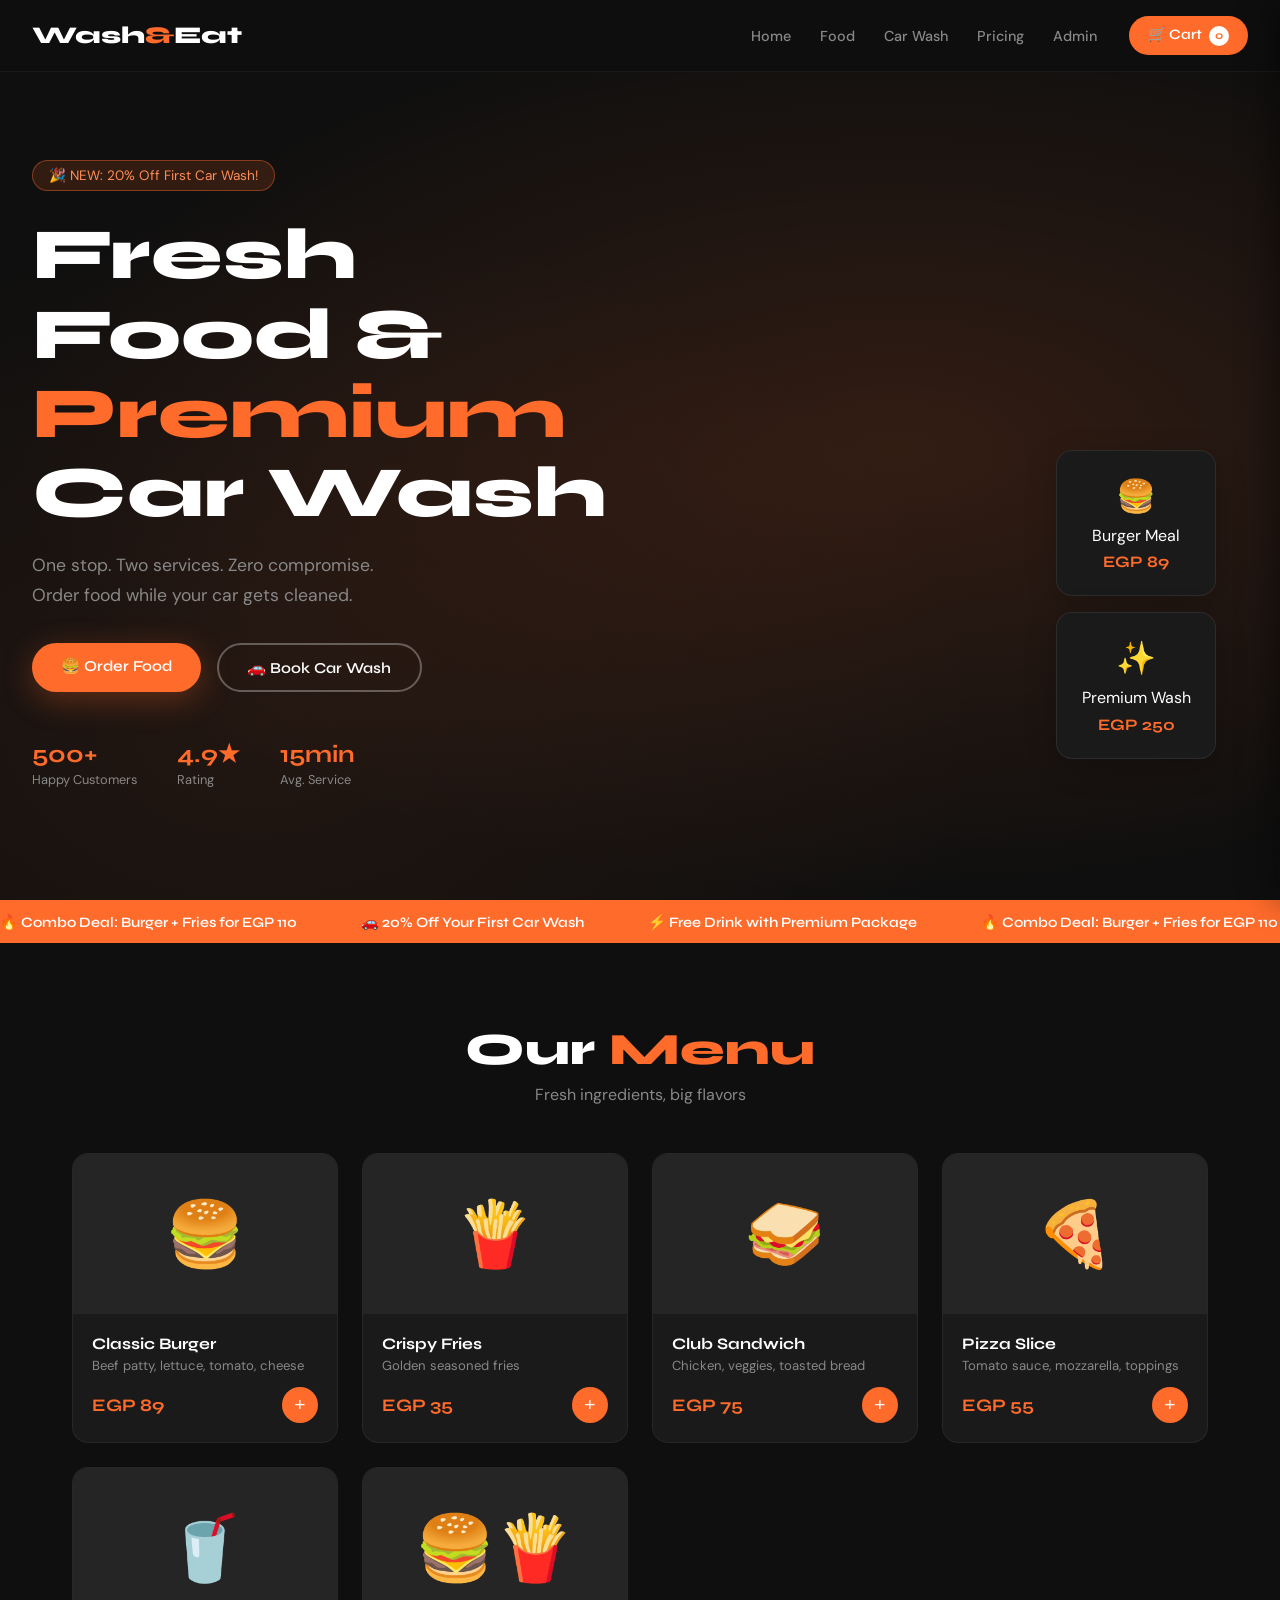
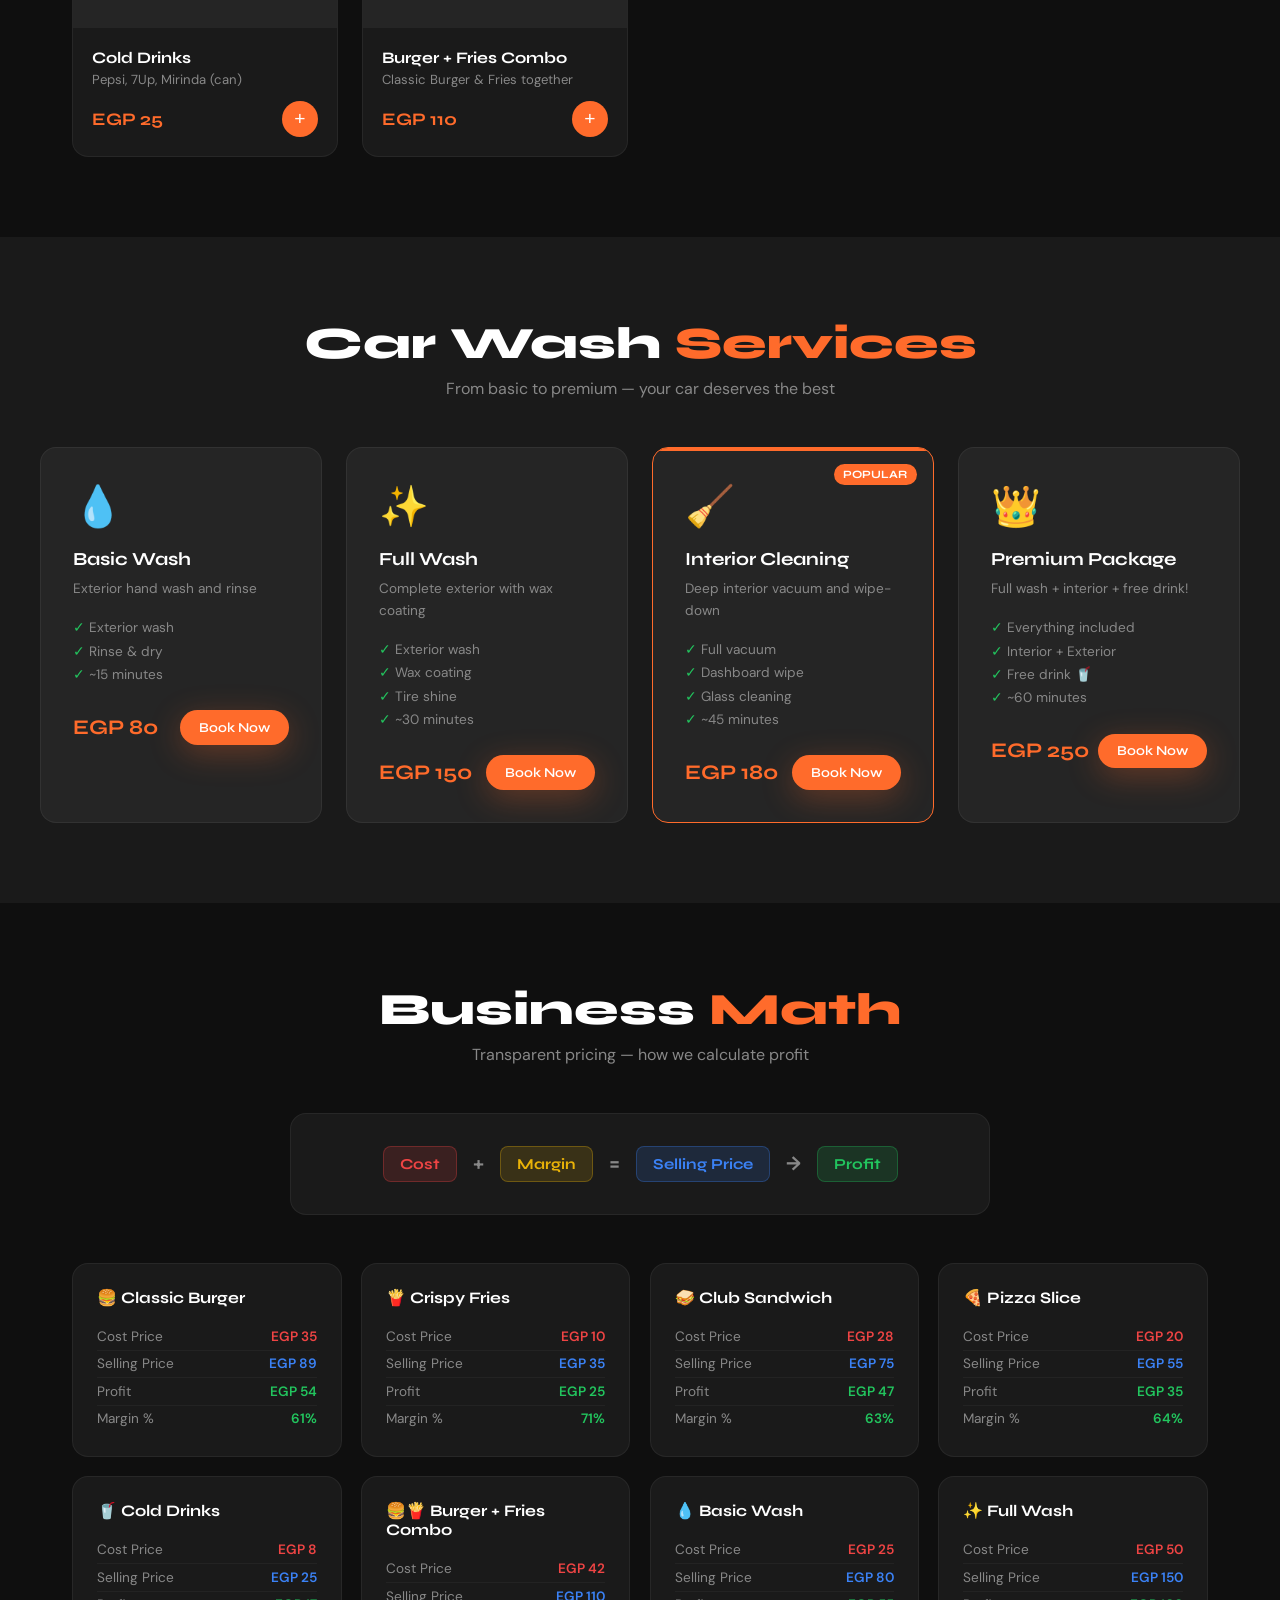
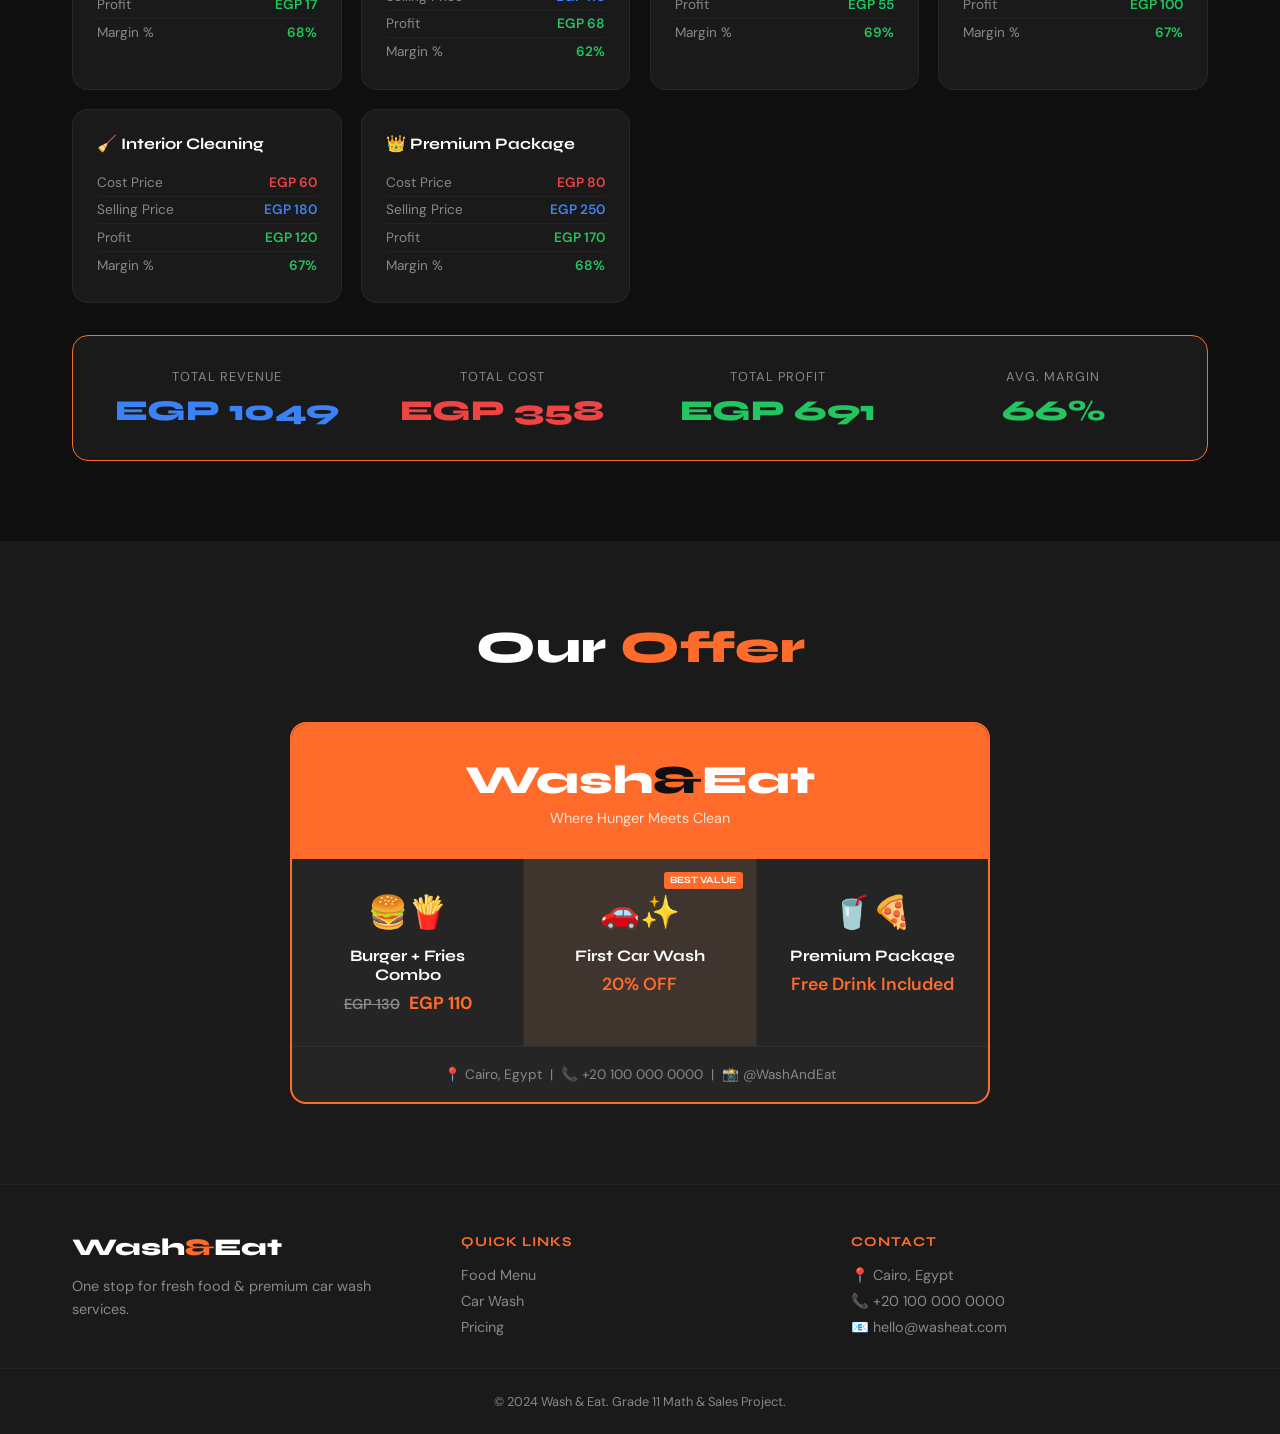
<file: index.html>
<!DOCTYPE html>
<html lang="en">
<head>
  <meta charset="UTF-8" />
  <meta name="viewport" content="width=device-width, initial-scale=1.0"/>
  <title>Wash & Eat – Fresh Food & Premium Car Wash</title>
  <link rel="stylesheet" href="style.css" />
  <link rel="preconnect" href="https://fonts.googleapis.com">
  <link href="https://fonts.googleapis.com/css2?family=Syne:wght@400;600;700;800&family=DM+Sans:wght@300;400;500&display=swap" rel="stylesheet">
</head>
<body>

  <!-- LOADING SCREEN -->
  <div id="loader">
    <div class="loader-inner">
      <div class="loader-logo">W&E</div>
      <div class="loader-bar"><div class="loader-fill"></div></div>
    </div>
  </div>

  <!-- TOAST NOTIFICATION -->
  <div id="toast" class="toast"></div>

  <!-- NAVBAR -->
  <nav class="navbar">
    <div class="nav-brand">Wash<span>&</span>Eat</div>
    <ul class="nav-links">
      <li><a href="#home">Home</a></li>
      <li><a href="#food">Food</a></li>
      <li><a href="#carwash">Car Wash</a></li>
      <li><a href="#math">Pricing</a></li>
      <li><a href="../admin/admin.html" target="_blank">Admin</a></li>
    </ul>
    <button class="cart-btn" onclick="toggleCart()">
      🛒 Cart <span id="cart-count" class="cart-count">0</span>
    </button>
    <button class="hamburger" onclick="toggleMenu()">☰</button>
  </nav>

  <!-- MOBILE MENU -->
  <div id="mobile-menu" class="mobile-menu hidden">
    <a href="#home" onclick="toggleMenu()">Home</a>
    <a href="#food" onclick="toggleMenu()">Food</a>
    <a href="#carwash" onclick="toggleMenu()">Car Wash</a>
    <a href="#math" onclick="toggleMenu()">Pricing</a>
    <a href="../admin/admin.html" target="_blank">Admin</a>
    <button class="cart-btn" onclick="toggleCart(); toggleMenu()">🛒 Cart <span id="cart-count-mobile" class="cart-count">0</span></button>
  </div>

  <!-- HERO SECTION -->
  <section id="home" class="hero">
    <div class="hero-bg"></div>
    <div class="hero-content">
      <div class="hero-badge">🎉 NEW: 20% Off First Car Wash!</div>
      <h1>Fresh Food &<br><span class="accent">Premium</span> Car Wash</h1>
      <p class="hero-sub">One stop. Two services. Zero compromise.<br>Order food while your car gets cleaned.</p>
      <div class="hero-btns">
        <a href="#food" class="btn btn-primary">🍔 Order Food</a>
        <a href="#carwash" class="btn btn-outline">🚗 Book Car Wash</a>
      </div>
      <div class="hero-stats">
        <div class="stat"><span class="stat-num">500+</span><span class="stat-label">Happy Customers</span></div>
        <div class="stat"><span class="stat-num">4.9★</span><span class="stat-label">Rating</span></div>
        <div class="stat"><span class="stat-num">15min</span><span class="stat-label">Avg. Service</span></div>
      </div>
    </div>
    <div class="hero-visual">
      <div class="hero-card hero-card-1">
        <div class="hc-icon">🍔</div>
        <div>Burger Meal</div>
        <div class="hc-price">EGP 89</div>
      </div>
      <div class="hero-card hero-card-2">
        <div class="hc-icon">✨</div>
        <div>Premium Wash</div>
        <div class="hc-price">EGP 250</div>
      </div>
    </div>
  </section>

  <!-- PROMO BANNER -->
  <section class="promo-bar">
    <div class="promo-track">
      <span>🔥 Combo Deal: Burger + Fries for EGP 110</span>
      <span>🚗 20% Off Your First Car Wash</span>
      <span>⚡ Free Drink with Premium Package</span>
      <span>🔥 Combo Deal: Burger + Fries for EGP 110</span>
      <span>🚗 20% Off Your First Car Wash</span>
    </div>
  </section>

  <!-- FOOD MENU -->
  <section id="food" class="section">
    <div class="section-header">
      <h2>Our <span class="accent">Menu</span></h2>
      <p>Fresh ingredients, big flavors</p>
    </div>
    <div class="menu-grid" id="menu-grid">
      <!-- Populated by JS -->
    </div>
  </section>

  <!-- CAR WASH SECTION -->
  <section id="carwash" class="section section-dark">
    <div class="section-header">
      <h2>Car Wash <span class="accent">Services</span></h2>
      <p>From basic to premium — your car deserves the best</p>
    </div>
    <div class="wash-grid" id="wash-grid">
      <!-- Populated by JS -->
    </div>
  </section>

  <!-- MATH / PROFIT SECTION -->
  <section id="math" class="section">
    <div class="section-header">
      <h2>Business <span class="accent">Math</span></h2>
      <p>Transparent pricing — how we calculate profit</p>
    </div>
    <div class="math-info-box">
      <div class="formula-display">
        <span class="formula-part cost">Cost</span>
        <span class="formula-op">+</span>
        <span class="formula-part margin">Margin</span>
        <span class="formula-op">=</span>
        <span class="formula-part price">Selling Price</span>
        <span class="formula-op">→</span>
        <span class="formula-part profit">Profit</span>
      </div>
    </div>
    <div class="math-grid" id="math-grid">
      <!-- Populated by JS -->
    </div>
    <div class="totals-box" id="totals-box">
      <!-- Populated by JS -->
    </div>
  </section>

  <!-- FLYER SECTION -->
  <section id="flyer" class="section section-dark">
    <div class="section-header">
      <h2>Our <span class="accent">Offer</span></h2>
    </div>
    <div class="flyer">
      <div class="flyer-header">
        <div class="flyer-logo">Wash<span>&</span>Eat</div>
        <div class="flyer-tagline">Where Hunger Meets Clean</div>
      </div>
      <div class="flyer-deals">
        <div class="flyer-deal">
          <div class="fd-icon">🍔🍟</div>
          <div class="fd-title">Burger + Fries Combo</div>
          <div class="fd-price"><s>EGP 130</s> <strong>EGP 110</strong></div>
        </div>
        <div class="flyer-deal featured">
          <div class="fd-badge">BEST VALUE</div>
          <div class="fd-icon">🚗✨</div>
          <div class="fd-title">First Car Wash</div>
          <div class="fd-price">20% OFF</div>
        </div>
        <div class="flyer-deal">
          <div class="fd-icon">🥤🍕</div>
          <div class="fd-title">Premium Package</div>
          <div class="fd-price">Free Drink Included</div>
        </div>
      </div>
      <div class="flyer-contact">
        📍 Cairo, Egypt &nbsp;|&nbsp; 📞 +20 100 000 0000 &nbsp;|&nbsp; 📸 @WashAndEat
      </div>
    </div>
  </section>

  <!-- CART SIDEBAR -->
  <div id="cart-overlay" class="cart-overlay" onclick="toggleCart()"></div>
  <div id="cart-sidebar" class="cart-sidebar">
    <div class="cart-header">
      <h3>Your Cart 🛒</h3>
      <button onclick="toggleCart()">✕</button>
    </div>
    <div id="cart-items" class="cart-items"></div>
    <div class="cart-footer">
      <div class="cart-total">
        Total: <span id="cart-total">EGP 0</span>
      </div>
      <button class="btn btn-primary w-full" onclick="checkout()">Checkout →</button>
    </div>
  </div>

  <!-- BOOKING MODAL -->
  <div id="booking-modal" class="modal-overlay hidden">
    <div class="modal">
      <button class="modal-close" onclick="closeBooking()">✕</button>
      <h3>Book Car Wash</h3>
      <p id="booking-service-name" class="modal-service"></p>
      <label>Your Name</label>
      <input type="text" id="booking-name" placeholder="Ahmed Mohamed" />
      <label>Phone Number</label>
      <input type="tel" id="booking-phone" placeholder="+20 100 000 0000" />
      <label>Date</label>
      <input type="date" id="booking-date" />
      <label>Time</label>
      <input type="time" id="booking-time" />
      <button class="btn btn-primary w-full" style="margin-top:1rem" onclick="confirmBooking()">Confirm Booking</button>
    </div>
  </div>

  <!-- RECEIPT MODAL -->
  <div id="receipt-modal" class="modal-overlay hidden">
    <div class="modal">
      <button class="modal-close" onclick="closeReceipt()">✕</button>
      <div class="receipt">
        <div class="receipt-logo">Wash<span>&</span>Eat</div>
        <div class="receipt-title">🧾 Receipt</div>
        <div id="receipt-items"></div>
        <div class="receipt-divider"></div>
        <div id="receipt-total" class="receipt-total"></div>
        <div class="receipt-thanks">Thank you for your order! 🙌</div>
      </div>
    </div>
  </div>

  <!-- FOOTER -->
  <footer class="footer">
    <div class="footer-top">
      <div class="footer-brand">
        <div class="footer-logo">Wash<span>&</span>Eat</div>
        <p>One stop for fresh food & premium car wash services.</p>
      </div>
      <div class="footer-links">
        <h4>Quick Links</h4>
        <a href="#food">Food Menu</a>
        <a href="#carwash">Car Wash</a>
        <a href="#math">Pricing</a>
      </div>
      <div class="footer-contact">
        <h4>Contact</h4>
        <p>📍 Cairo, Egypt</p>
        <p>📞 +20 100 000 0000</p>
        <p>📧 hello@washeat.com</p>
      </div>
    </div>
    <div class="footer-bottom">
      <p>© 2024 Wash & Eat. Grade 11 Math & Sales Project.</p>
    </div>
  </footer>

  <script src="app.js"></script>
</body>
</html>
</file>
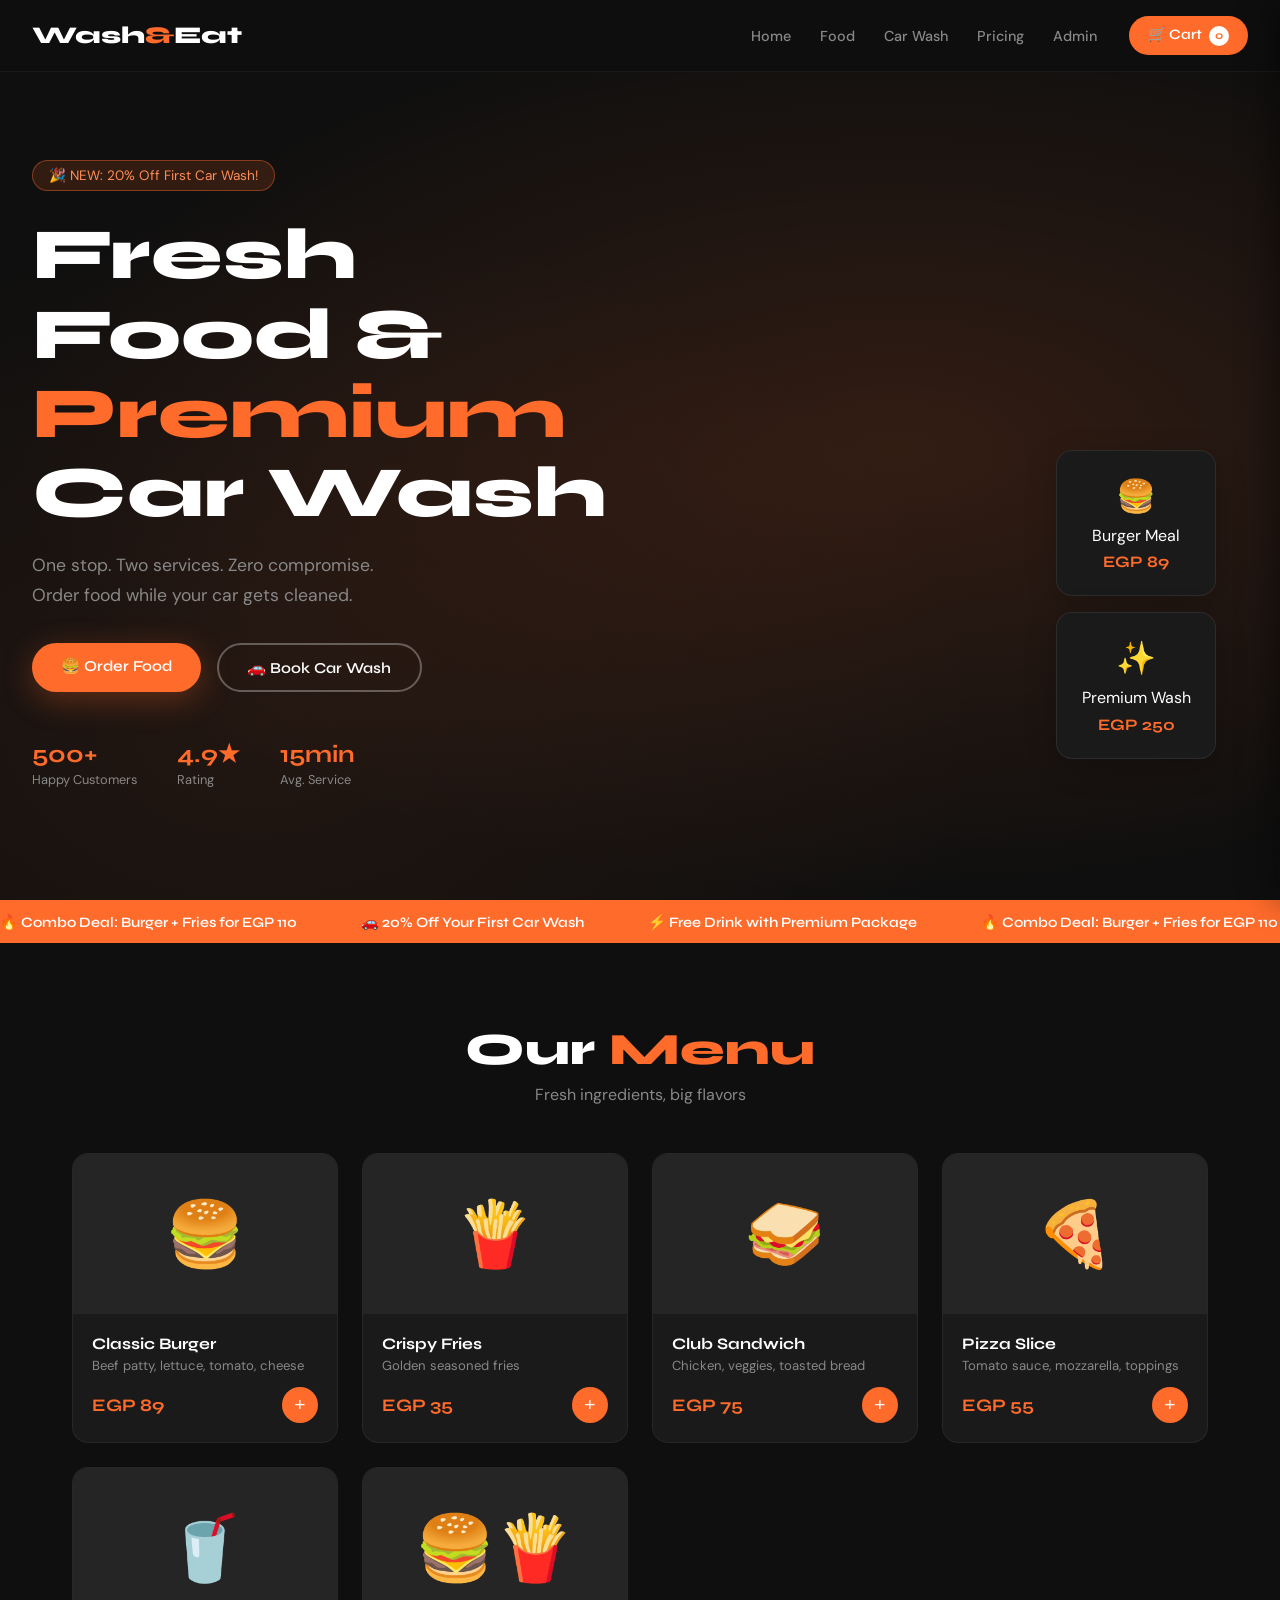
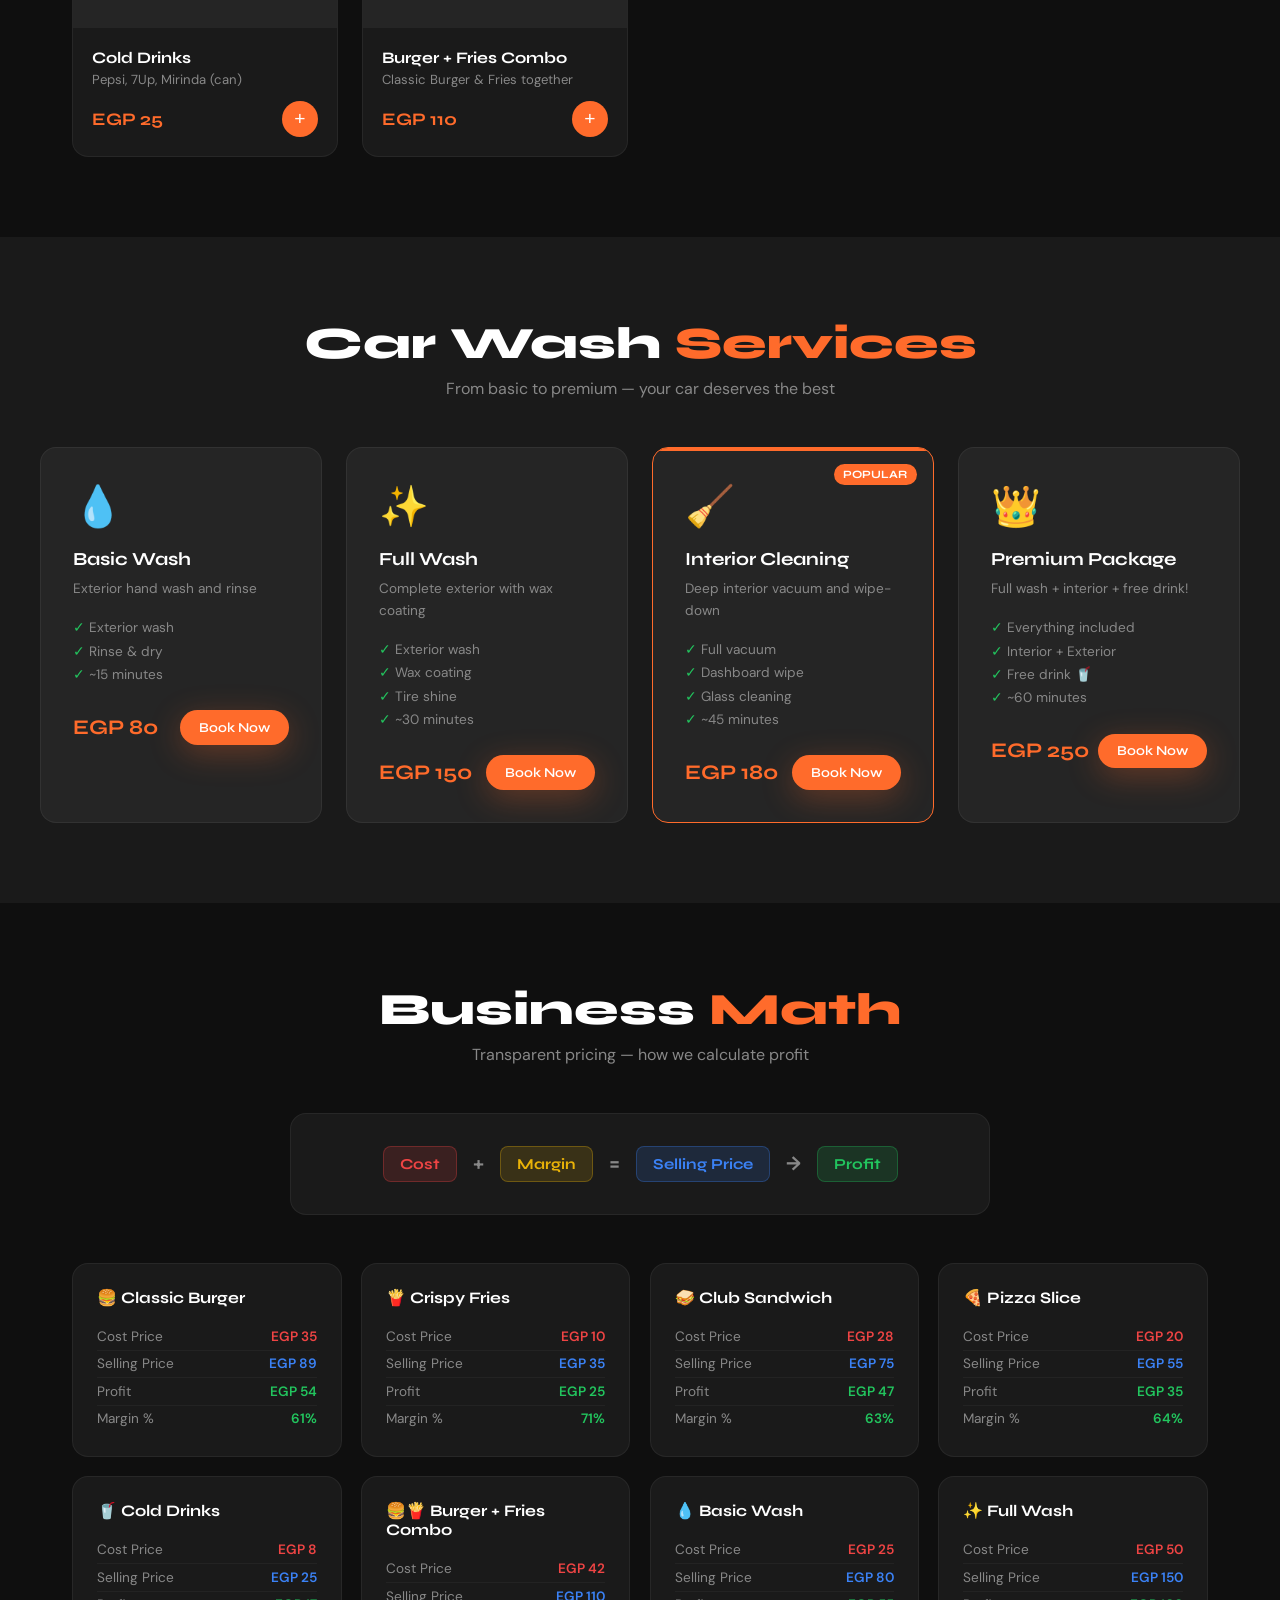
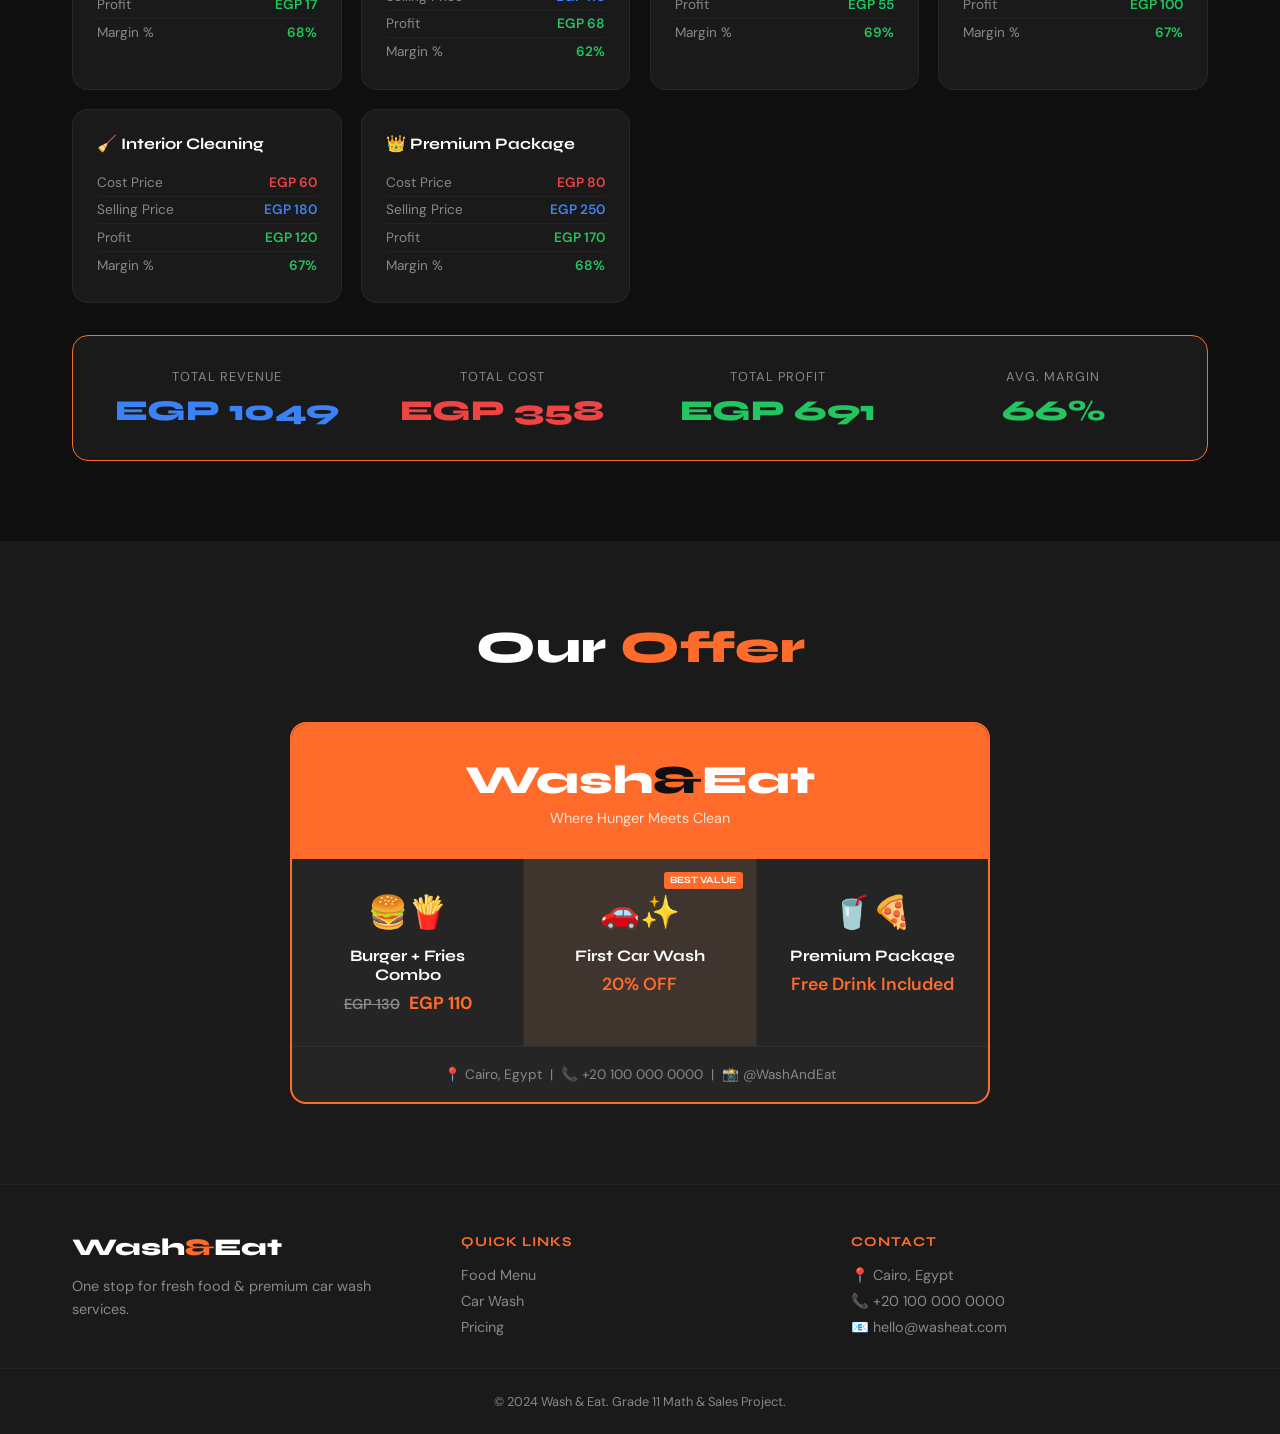
<file: customer/index.html>
<!DOCTYPE html>
<html lang="en">
<head>
  <meta charset="UTF-8" />
  <meta name="viewport" content="width=device-width, initial-scale=1.0"/>
  <title>Wash & Eat – Fresh Food & Premium Car Wash</title>
  <link rel="stylesheet" href="/customer/style.css" />
  <link rel="preconnect" href="https://fonts.googleapis.com">
  <link href="https://fonts.googleapis.com/css2?family=Syne:wght@400;600;700;800&family=DM+Sans:wght@300;400;500&display=swap" rel="stylesheet">
</head>
<body>

  <!-- LOADING SCREEN -->
  <div id="loader">
    <div class="loader-inner">
      <div class="loader-logo">W&E</div>
      <div class="loader-bar"><div class="loader-fill"></div></div>
    </div>
  </div>

  <!-- TOAST NOTIFICATION -->
  <div id="toast" class="toast"></div>

  <!-- NAVBAR -->
  <nav class="navbar">
    <div class="nav-brand">Wash<span>&</span>Eat</div>
    <ul class="nav-links">
      <li><a href="#home">Home</a></li>
      <li><a href="#food">Food</a></li>
      <li><a href="#carwash">Car Wash</a></li>
      <li><a href="#math">Pricing</a></li>
      <li><a href="/admin/admin.html" target="_blank">Admin</a></li>
    </ul>
    <button class="cart-btn" onclick="toggleCart()">
      🛒 Cart <span id="cart-count" class="cart-count">0</span>
    </button>
    <button class="hamburger" onclick="toggleMenu()">☰</button>
  </nav>

  <!-- MOBILE MENU -->
  <div id="mobile-menu" class="mobile-menu hidden">
    <a href="#home" onclick="toggleMenu()">Home</a>
    <a href="#food" onclick="toggleMenu()">Food</a>
    <a href="#carwash" onclick="toggleMenu()">Car Wash</a>
    <a href="#math" onclick="toggleMenu()">Pricing</a>
    <a href="/admin/admin.html" target="_blank">Admin</a>
    <button class="cart-btn" onclick="toggleCart(); toggleMenu()">🛒 Cart <span id="cart-count-mobile" class="cart-count">0</span></button>
  </div>

  <!-- HERO SECTION -->
  <section id="home" class="hero">
    <div class="hero-bg"></div>
    <div class="hero-content">
      <div class="hero-badge">🎉 NEW: 20% Off First Car Wash!</div>
      <h1>Fresh Food &<br><span class="accent">Premium</span> Car Wash</h1>
      <p class="hero-sub">One stop. Two services. Zero compromise.<br>Order food while your car gets cleaned.</p>
      <div class="hero-btns">
        <a href="#food" class="btn btn-primary">🍔 Order Food</a>
        <a href="#carwash" class="btn btn-outline">🚗 Book Car Wash</a>
      </div>
      <div class="hero-stats">
        <div class="stat"><span class="stat-num">500+</span><span class="stat-label">Happy Customers</span></div>
        <div class="stat"><span class="stat-num">4.9★</span><span class="stat-label">Rating</span></div>
        <div class="stat"><span class="stat-num">15min</span><span class="stat-label">Avg. Service</span></div>
      </div>
    </div>
    <div class="hero-visual">
      <div class="hero-card hero-card-1">
        <div class="hc-icon">🍔</div>
        <div>Burger Meal</div>
        <div class="hc-price">EGP 89</div>
      </div>
      <div class="hero-card hero-card-2">
        <div class="hc-icon">✨</div>
        <div>Premium Wash</div>
        <div class="hc-price">EGP 250</div>
      </div>
    </div>
  </section>

  <!-- PROMO BANNER -->
  <section class="promo-bar">
    <div class="promo-track">
      <span>🔥 Combo Deal: Burger + Fries for EGP 110</span>
      <span>🚗 20% Off Your First Car Wash</span>
      <span>⚡ Free Drink with Premium Package</span>
      <span>🔥 Combo Deal: Burger + Fries for EGP 110</span>
      <span>🚗 20% Off Your First Car Wash</span>
    </div>
  </section>

  <!-- FOOD MENU -->
  <section id="food" class="section">
    <div class="section-header">
      <h2>Our <span class="accent">Menu</span></h2>
      <p>Fresh ingredients, big flavors</p>
    </div>
    <div class="menu-grid" id="menu-grid">
      <!-- Populated by JS -->
    </div>
  </section>

  <!-- CAR WASH SECTION -->
  <section id="carwash" class="section section-dark">
    <div class="section-header">
      <h2>Car Wash <span class="accent">Services</span></h2>
      <p>From basic to premium — your car deserves the best</p>
    </div>
    <div class="wash-grid" id="wash-grid">
      <!-- Populated by JS -->
    </div>
  </section>

  <!-- MATH / PROFIT SECTION -->
  <section id="math" class="section">
    <div class="section-header">
      <h2>Business <span class="accent">Math</span></h2>
      <p>Transparent pricing — how we calculate profit</p>
    </div>
    <div class="math-info-box">
      <div class="formula-display">
        <span class="formula-part cost">Cost</span>
        <span class="formula-op">+</span>
        <span class="formula-part margin">Margin</span>
        <span class="formula-op">=</span>
        <span class="formula-part price">Selling Price</span>
        <span class="formula-op">→</span>
        <span class="formula-part profit">Profit</span>
      </div>
    </div>
    <div class="math-grid" id="math-grid">
      <!-- Populated by JS -->
    </div>
    <div class="totals-box" id="totals-box">
      <!-- Populated by JS -->
    </div>
  </section>

  <!-- FLYER SECTION -->
  <section id="flyer" class="section section-dark">
    <div class="section-header">
      <h2>Our <span class="accent">Offer</span></h2>
    </div>
    <div class="flyer">
      <div class="flyer-header">
        <div class="flyer-logo">Wash<span>&</span>Eat</div>
        <div class="flyer-tagline">Where Hunger Meets Clean</div>
      </div>
      <div class="flyer-deals">
        <div class="flyer-deal">
          <div class="fd-icon">🍔🍟</div>
          <div class="fd-title">Burger + Fries Combo</div>
          <div class="fd-price"><s>EGP 130</s> <strong>EGP 110</strong></div>
        </div>
        <div class="flyer-deal featured">
          <div class="fd-badge">BEST VALUE</div>
          <div class="fd-icon">🚗✨</div>
          <div class="fd-title">First Car Wash</div>
          <div class="fd-price">20% OFF</div>
        </div>
        <div class="flyer-deal">
          <div class="fd-icon">🥤🍕</div>
          <div class="fd-title">Premium Package</div>
          <div class="fd-price">Free Drink Included</div>
        </div>
      </div>
      <div class="flyer-contact">
        📍 Cairo, Egypt &nbsp;|&nbsp; 📞 +20 100 000 0000 &nbsp;|&nbsp; 📸 @WashAndEat
      </div>
    </div>
  </section>

  <!-- CART SIDEBAR -->
  <div id="cart-overlay" class="cart-overlay" onclick="toggleCart()"></div>
  <div id="cart-sidebar" class="cart-sidebar">
    <div class="cart-header">
      <h3>Your Cart 🛒</h3>
      <button onclick="toggleCart()">✕</button>
    </div>
    <div id="cart-items" class="cart-items"></div>
    <div class="cart-footer">
      <div class="cart-total">
        Total: <span id="cart-total">EGP 0</span>
      </div>
      <button class="btn btn-primary w-full" onclick="checkout()">Checkout →</button>
    </div>
  </div>

  <!-- BOOKING MODAL -->
  <div id="booking-modal" class="modal-overlay hidden">
    <div class="modal">
      <button class="modal-close" onclick="closeBooking()">✕</button>
      <h3>Book Car Wash</h3>
      <p id="booking-service-name" class="modal-service"></p>
      <label>Your Name</label>
      <input type="text" id="booking-name" placeholder="Ahmed Mohamed" />
      <label>Phone Number</label>
      <input type="tel" id="booking-phone" placeholder="+20 100 000 0000" />
      <label>Date</label>
      <input type="date" id="booking-date" />
      <label>Time</label>
      <input type="time" id="booking-time" />
      <button class="btn btn-primary w-full" style="margin-top:1rem" onclick="confirmBooking()">Confirm Booking</button>
    </div>
  </div>

  <!-- RECEIPT MODAL -->
  <div id="receipt-modal" class="modal-overlay hidden">
    <div class="modal">
      <button class="modal-close" onclick="closeReceipt()">✕</button>
      <div class="receipt">
        <div class="receipt-logo">Wash<span>&</span>Eat</div>
        <div class="receipt-title">🧾 Receipt</div>
        <div id="receipt-items"></div>
        <div class="receipt-divider"></div>
        <div id="receipt-total" class="receipt-total"></div>
        <div class="receipt-thanks">Thank you for your order! 🙌</div>
      </div>
    </div>
  </div>

  <!-- FOOTER -->
  <footer class="footer">
    <div class="footer-top">
      <div class="footer-brand">
        <div class="footer-logo">Wash<span>&</span>Eat</div>
        <p>One stop for fresh food & premium car wash services.</p>
      </div>
      <div class="footer-links">
        <h4>Quick Links</h4>
        <a href="#food">Food Menu</a>
        <a href="#carwash">Car Wash</a>
        <a href="#math">Pricing</a>
      </div>
      <div class="footer-contact">
        <h4>Contact</h4>
        <p>📍 Cairo, Egypt</p>
        <p>📞 +20 100 000 0000</p>
        <p>📧 hello@washeat.com</p>
      </div>
    </div>
    <div class="footer-bottom">
      <p>© 2024 Wash & Eat. Grade 11 Math & Sales Project.</p>
    </div>
  </footer>

  <script src="/customer/app.js"></script>
</body>
</html>
</file>
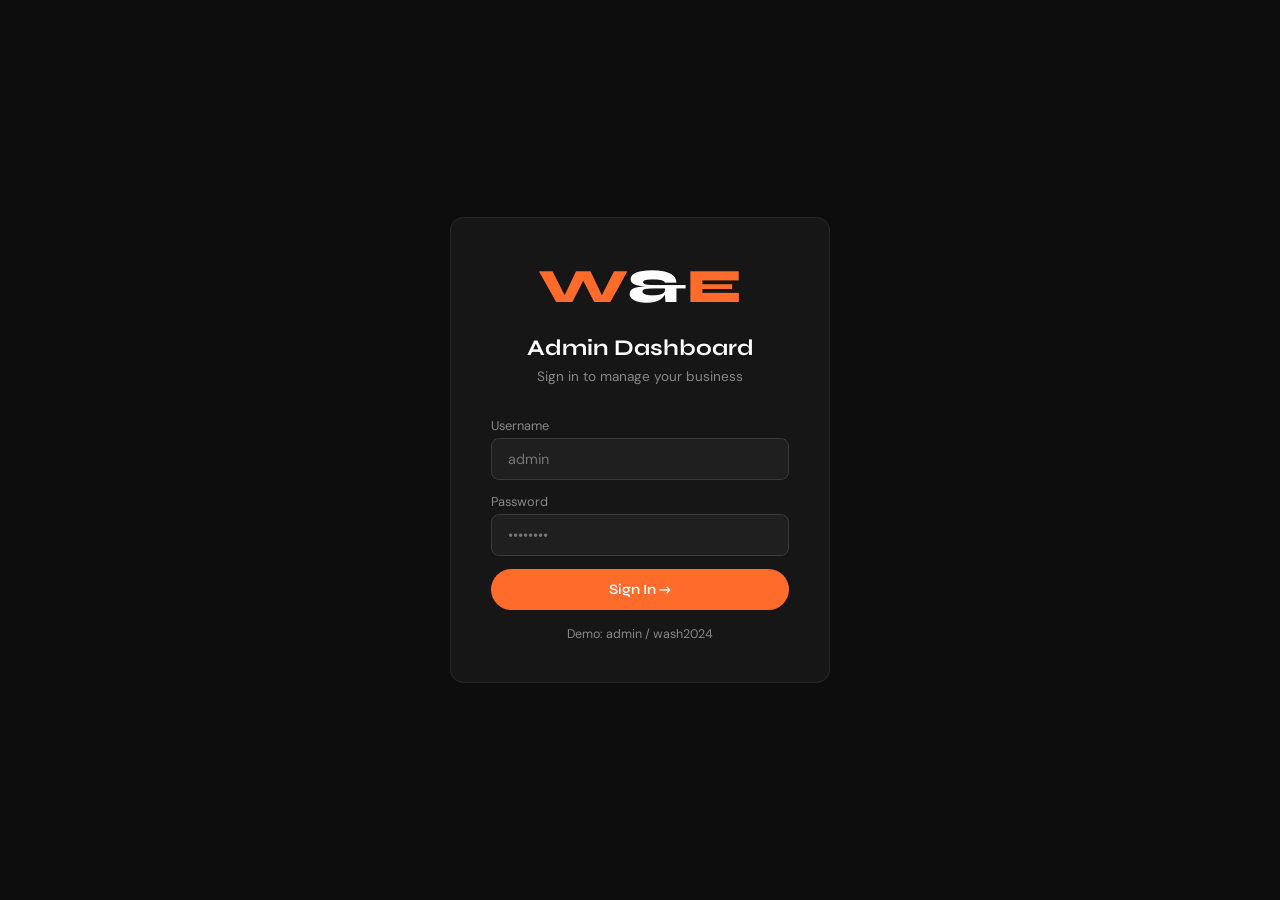
<file: admin.html>
<!DOCTYPE html>
<html lang="en">
<head>
  <meta charset="UTF-8"/>
  <meta name="viewport" content="width=device-width, initial-scale=1.0"/>
  <title>Wash & Eat – Admin Dashboard</title>
  <link rel="stylesheet" href="admin.css"/>
  <link rel="preconnect" href="https://fonts.googleapis.com">
  <link href="https://fonts.googleapis.com/css2?family=Syne:wght@400;600;700;800&family=DM+Sans:wght@300;400;500&display=swap" rel="stylesheet">
</head>
<body>

  <!-- LOGIN SCREEN -->
  <div id="login-screen" class="login-screen">
    <div class="login-box">
      <div class="login-logo">W<span>&</span>E</div>
      <h2>Admin Dashboard</h2>
      <p class="login-sub">Sign in to manage your business</p>
      <label>Username</label>
      <input type="text" id="login-user" placeholder="admin" />
      <label>Password</label>
      <input type="password" id="login-pass" placeholder="••••••••" />
      <div id="login-error" class="login-error hidden">❌ Invalid credentials</div>
      <button class="btn btn-primary w-full" onclick="doLogin()">Sign In →</button>
      <p class="login-hint">Demo: admin / wash2024</p>
    </div>
  </div>

  <!-- DASHBOARD -->
  <div id="dashboard" class="dashboard hidden">

    <!-- SIDEBAR -->
    <aside class="sidebar" id="sidebar">
      <div class="sidebar-logo">W<span>&</span>E</div>
      <nav class="sidebar-nav">
        <button class="nav-item active" data-tab="overview" onclick="switchTab('overview', this)">
          <span class="nav-icon">📊</span> Overview
        </button>
        <button class="nav-item" data-tab="food" onclick="switchTab('food', this)">
          <span class="nav-icon">🍔</span> Food Menu
        </button>
        <button class="nav-item" data-tab="carwash" onclick="switchTab('carwash', this)">
          <span class="nav-icon">🚗</span> Car Wash
        </button>
        <button class="nav-item" data-tab="orders" onclick="switchTab('orders', this)">
          <span class="nav-icon">🧾</span> Orders
        </button>
        <button class="nav-item" data-tab="bookings" onclick="switchTab('bookings', this)">
          <span class="nav-icon">📅</span> Bookings
        </button>
      </nav>
      <button class="logout-btn" onclick="logout()">🚪 Logout</button>
    </aside>

    <!-- MAIN CONTENT -->
    <main class="main-content">

      <!-- TOPBAR -->
      <header class="topbar">
        <button class="sidebar-toggle" onclick="toggleSidebar()">☰</button>
        <div class="topbar-title" id="topbar-title">Overview</div>
        <div class="admin-badge">Admin</div>
      </header>

      <!-- OVERVIEW TAB -->
      <div id="tab-overview" class="tab-content active">
        <div class="stats-row" id="stats-row"></div>
        <div class="charts-row">
          <div class="chart-card">
            <div class="chart-title">Revenue by Category</div>
            <canvas id="revenueChart" width="400" height="220"></canvas>
          </div>
          <div class="chart-card">
            <div class="chart-title">Profit per Item</div>
            <canvas id="profitChart" width="400" height="220"></canvas>
          </div>
        </div>
        <div class="recent-orders">
          <div class="section-title">Recent Orders</div>
          <div id="recent-orders-list"></div>
        </div>
      </div>

      <!-- FOOD TAB -->
      <div id="tab-food" class="tab-content">
        <div class="tab-header">
          <h2>Food Menu</h2>
          <button class="btn btn-primary btn-sm" onclick="openItemModal('food')">+ Add Item</button>
        </div>
        <div class="admin-table-wrap">
          <table class="admin-table" id="food-table">
            <thead>
              <tr>
                <th>Icon</th><th>Name</th><th>Description</th>
                <th>Cost (EGP)</th><th>Price (EGP)</th><th>Profit</th><th>Actions</th>
              </tr>
            </thead>
            <tbody id="food-tbody"></tbody>
          </table>
        </div>
      </div>

      <!-- CAR WASH TAB -->
      <div id="tab-carwash" class="tab-content">
        <div class="tab-header">
          <h2>Car Wash Services</h2>
          <button class="btn btn-primary btn-sm" onclick="openItemModal('carwash')">+ Add Service</button>
        </div>
        <div class="admin-table-wrap">
          <table class="admin-table" id="carwash-table">
            <thead>
              <tr>
                <th>Icon</th><th>Name</th><th>Description</th>
                <th>Cost (EGP)</th><th>Price (EGP)</th><th>Profit</th><th>Popular</th><th>Actions</th>
              </tr>
            </thead>
            <tbody id="carwash-tbody"></tbody>
          </table>
        </div>
      </div>

      <!-- ORDERS TAB -->
      <div id="tab-orders" class="tab-content">
        <div class="tab-header">
          <h2>Orders</h2>
          <button class="btn btn-sm" style="background:var(--dark-3);color:var(--text-muted)" onclick="clearOrders()">Clear All</button>
        </div>
        <div id="orders-list"></div>
      </div>

      <!-- BOOKINGS TAB -->
      <div id="tab-bookings" class="tab-content">
        <div class="tab-header">
          <h2>Car Wash Bookings</h2>
          <button class="btn btn-sm" style="background:var(--dark-3);color:var(--text-muted)" onclick="clearBookings()">Clear All</button>
        </div>
        <div id="bookings-list"></div>
      </div>

    </main>
  </div>

  <!-- ITEM MODAL (Add/Edit) -->
  <div id="item-modal" class="modal-overlay hidden">
    <div class="modal">
      <button class="modal-close" onclick="closeItemModal()">✕</button>
      <h3 id="item-modal-title">Add Item</h3>
      <input type="hidden" id="item-edit-id" />
      <input type="hidden" id="item-edit-type" />
      <label>Icon (emoji)</label>
      <input type="text" id="item-icon" placeholder="🍔" maxlength="4"/>
      <label>Name</label>
      <input type="text" id="item-name" placeholder="Burger"/>
      <label>Description</label>
      <input type="text" id="item-desc" placeholder="Tasty beef burger..."/>
      <label>Cost Price (EGP)</label>
      <input type="number" id="item-cost" placeholder="35" min="0"/>
      <label>Selling Price (EGP)</label>
      <input type="number" id="item-price" placeholder="89" min="0"/>
      <div id="item-carwash-extra" class="hidden">
        <label>Features (comma separated)</label>
        <input type="text" id="item-features" placeholder="Exterior wash, Tire shine"/>
        <label>
          <input type="checkbox" id="item-popular" style="width:auto;margin-right:0.5rem"/> Mark as Popular
        </label>
      </div>
      <div class="profit-preview" id="profit-preview"></div>
      <button class="btn btn-primary w-full" style="margin-top:1rem" onclick="saveItem()">Save →</button>
    </div>
  </div>

  <!-- TOAST -->
  <div id="toast" class="toast"></div>

  <script src="admin.js"></script>
</body>
</html>
</file>
<file: style.css>
/* ================================
   WASH & EAT – Customer Stylesheet
   ================================ */

/* --- CSS Variables --- */
:root {
  --orange: #FF6B2B;
  --orange-light: #FF8C55;
  --orange-dark: #E55A1B;
  --dark: #0F0F0F;
  --dark-2: #1A1A1A;
  --dark-3: #252525;
  --mid: #3A3A3A;
  --light: #F8F4EF;
  --white: #FFFFFF;
  --text-muted: #888;
  --green: #22C55E;
  --font-display: 'Syne', sans-serif;
  --font-body: 'DM Sans', sans-serif;
  --radius: 16px;
  --radius-sm: 8px;
  --shadow: 0 8px 32px rgba(0,0,0,0.2);
  --shadow-orange: 0 8px 32px rgba(255,107,43,0.3);
  --transition: all 0.3s cubic-bezier(0.4, 0, 0.2, 1);
}

/* --- Reset & Base --- */
*, *::before, *::after { box-sizing: border-box; margin: 0; padding: 0; }
html { scroll-behavior: smooth; }
body {
  font-family: var(--font-body);
  background: var(--dark);
  color: var(--white);
  overflow-x: hidden;
}
a { text-decoration: none; color: inherit; }
img { max-width: 100%; }
input, select, textarea {
  font-family: var(--font-body);
  width: 100%;
  padding: 0.75rem 1rem;
  background: var(--dark-3);
  border: 1px solid var(--mid);
  border-radius: var(--radius-sm);
  color: var(--white);
  margin-bottom: 1rem;
  font-size: 0.95rem;
  transition: var(--transition);
}
input:focus { outline: none; border-color: var(--orange); }
label { display: block; margin-bottom: 0.3rem; font-size: 0.85rem; color: var(--text-muted); }

/* --- Loader --- */
#loader {
  position: fixed; inset: 0;
  background: var(--dark);
  display: flex; align-items: center; justify-content: center;
  z-index: 9999;
  transition: opacity 0.5s ease, visibility 0.5s ease;
}
#loader.hidden { opacity: 0; visibility: hidden; }
.loader-inner { text-align: center; }
.loader-logo {
  font-family: var(--font-display);
  font-size: 3rem; font-weight: 800;
  color: var(--orange);
  margin-bottom: 1.5rem;
  animation: pulse 1s ease infinite;
}
.loader-bar {
  width: 200px; height: 4px;
  background: var(--dark-3); border-radius: 2px;
  overflow: hidden;
}
.loader-fill {
  height: 100%; background: var(--orange);
  border-radius: 2px;
  animation: loadBar 1.5s ease forwards;
}
@keyframes loadBar { from { width: 0 } to { width: 100% } }
@keyframes pulse { 0%,100% { opacity:1 } 50% { opacity:0.6 } }

/* --- Toast --- */
.toast {
  position: fixed; bottom: 2rem; right: 2rem;
  background: var(--dark-3);
  border: 1px solid var(--orange);
  color: var(--white);
  padding: 0.9rem 1.5rem;
  border-radius: var(--radius-sm);
  font-size: 0.9rem;
  z-index: 9000;
  transform: translateY(100px);
  opacity: 0;
  transition: var(--transition);
  pointer-events: none;
}
.toast.show { transform: translateY(0); opacity: 1; }

/* --- Buttons --- */
.btn {
  display: inline-block;
  padding: 0.85rem 1.8rem;
  border-radius: 50px;
  font-family: var(--font-display);
  font-weight: 600;
  font-size: 0.95rem;
  cursor: pointer;
  transition: var(--transition);
  border: none;
  text-align: center;
}
.btn-primary {
  background: var(--orange);
  color: var(--white);
  box-shadow: var(--shadow-orange);
}
.btn-primary:hover {
  background: var(--orange-dark);
  transform: translateY(-2px);
  box-shadow: 0 12px 40px rgba(255,107,43,0.4);
}
.btn-outline {
  background: transparent;
  color: var(--white);
  border: 2px solid rgba(255,255,255,0.3);
}
.btn-outline:hover {
  border-color: var(--orange);
  color: var(--orange);
  transform: translateY(-2px);
}
.btn-sm { padding: 0.55rem 1.2rem; font-size: 0.85rem; }
.w-full { width: 100%; }

/* --- Navbar --- */
.navbar {
  position: fixed; top: 0; left: 0; right: 0;
  display: flex; align-items: center;
  padding: 1rem 2rem;
  background: rgba(15,15,15,0.9);
  backdrop-filter: blur(20px);
  z-index: 1000;
  border-bottom: 1px solid rgba(255,255,255,0.05);
}
.nav-brand {
  font-family: var(--font-display);
  font-size: 1.5rem; font-weight: 800;
  margin-right: auto;
}
.nav-brand span { color: var(--orange); }
.nav-links { display: flex; gap: 1.8rem; list-style: none; margin-right: 2rem; }
.nav-links a {
  font-size: 0.9rem; font-weight: 500;
  color: var(--text-muted);
  transition: var(--transition);
}
.nav-links a:hover { color: var(--orange); }
.cart-btn {
  position: relative;
  background: var(--orange);
  color: var(--white);
  border: none;
  padding: 0.6rem 1.2rem;
  border-radius: 50px;
  font-family: var(--font-display);
  font-weight: 600;
  cursor: pointer;
  transition: var(--transition);
  font-size: 0.9rem;
}
.cart-btn:hover { background: var(--orange-dark); transform: scale(1.05); }
.cart-count {
  display: inline-block;
  background: var(--white);
  color: var(--orange);
  border-radius: 50%;
  width: 20px; height: 20px;
  font-size: 0.7rem;
  line-height: 20px;
  text-align: center;
  font-weight: 700;
  margin-left: 4px;
}
.hamburger {
  display: none;
  background: none; border: none;
  color: var(--white); font-size: 1.5rem;
  cursor: pointer; margin-left: 1rem;
}

/* --- Mobile Menu --- */
.mobile-menu {
  position: fixed;
  top: 65px; left: 0; right: 0;
  background: var(--dark-2);
  display: flex; flex-direction: column;
  gap: 0; z-index: 999;
  border-bottom: 1px solid var(--mid);
}
.mobile-menu a {
  padding: 1rem 2rem;
  border-bottom: 1px solid rgba(255,255,255,0.05);
  font-weight: 500;
  transition: var(--transition);
}
.mobile-menu a:hover { background: var(--dark-3); color: var(--orange); }
.mobile-menu .cart-btn { margin: 1rem 2rem; }
.hidden { display: none !important; }

/* --- Hero --- */
.hero {
  min-height: 100vh;
  display: flex; align-items: center;
  padding: 7rem 2rem 4rem;
  position: relative;
  overflow: hidden;
}
.hero-bg {
  position: absolute; inset: 0;
  background: radial-gradient(ellipse at 70% 50%, rgba(255,107,43,0.15) 0%, transparent 70%),
              radial-gradient(ellipse at 20% 80%, rgba(255,107,43,0.08) 0%, transparent 50%);
  pointer-events: none;
}
.hero-content {
  max-width: 600px;
  z-index: 1;
  animation: fadeUp 0.8s ease 1.8s both;
}
.hero-badge {
  display: inline-block;
  background: rgba(255,107,43,0.15);
  border: 1px solid rgba(255,107,43,0.4);
  color: var(--orange-light);
  padding: 0.4rem 1rem;
  border-radius: 50px;
  font-size: 0.85rem;
  margin-bottom: 1.5rem;
}
.hero h1 {
  font-family: var(--font-display);
  font-size: clamp(2.5rem, 6vw, 4.5rem);
  font-weight: 800;
  line-height: 1.1;
  margin-bottom: 1.2rem;
}
.accent { color: var(--orange); }
.hero-sub {
  color: var(--text-muted);
  font-size: 1.1rem;
  line-height: 1.7;
  margin-bottom: 2rem;
}
.hero-btns { display: flex; gap: 1rem; flex-wrap: wrap; margin-bottom: 3rem; }
.hero-stats { display: flex; gap: 2.5rem; }
.stat { display: flex; flex-direction: column; }
.stat-num { font-family: var(--font-display); font-size: 1.5rem; font-weight: 700; color: var(--orange); }
.stat-label { font-size: 0.8rem; color: var(--text-muted); margin-top: 2px; }

.hero-visual {
  position: absolute; right: 5%; top: 50%;
  transform: translateY(-50%);
  display: flex; flex-direction: column; gap: 1rem;
  animation: fadeUp 0.8s ease 2s both;
}
.hero-card {
  background: var(--dark-2);
  border: 1px solid rgba(255,255,255,0.08);
  border-radius: var(--radius);
  padding: 1.5rem;
  text-align: center;
  min-width: 160px;
  box-shadow: var(--shadow);
  transition: var(--transition);
}
.hero-card:hover { transform: translateY(-4px); border-color: var(--orange); }
.hc-icon { font-size: 2rem; margin-bottom: 0.5rem; }
.hc-price { color: var(--orange); font-family: var(--font-display); font-weight: 700; margin-top: 0.4rem; }

/* --- Promo Bar --- */
.promo-bar {
  background: var(--orange);
  overflow: hidden;
  padding: 0.7rem 0;
  white-space: nowrap;
}
.promo-track {
  display: inline-flex; gap: 4rem;
  animation: scrollPromo 20s linear infinite;
  font-family: var(--font-display);
  font-weight: 600;
  font-size: 0.9rem;
  color: var(--white);
}
@keyframes scrollPromo { from { transform: translateX(0) } to { transform: translateX(-50%) } }

/* --- Sections --- */
.section { padding: 5rem 2rem; max-width: 1200px; margin: 0 auto; }
.section-dark { background: var(--dark-2); max-width: 100%; padding: 5rem 2rem; }
.section-dark > * { max-width: 1200px; margin-left: auto; margin-right: auto; }
.section-header {
  text-align: center;
  margin-bottom: 3rem;
}
.section-header h2 {
  font-family: var(--font-display);
  font-size: clamp(1.8rem, 4vw, 2.8rem);
  font-weight: 800;
  margin-bottom: 0.5rem;
}
.section-header p { color: var(--text-muted); font-size: 1rem; }

/* --- Menu Grid --- */
.menu-grid {
  display: grid;
  grid-template-columns: repeat(auto-fill, minmax(240px, 1fr));
  gap: 1.5rem;
}
.menu-card {
  background: var(--dark-2);
  border: 1px solid rgba(255,255,255,0.06);
  border-radius: var(--radius);
  overflow: hidden;
  transition: var(--transition);
  cursor: pointer;
}
.menu-card:hover { transform: translateY(-6px); border-color: var(--orange); box-shadow: var(--shadow-orange); }
.menu-card-img {
  width: 100%; height: 160px;
  display: flex; align-items: center; justify-content: center;
  font-size: 4rem;
  background: var(--dark-3);
}
.menu-card-body { padding: 1.2rem; }
.menu-card-name {
  font-family: var(--font-display);
  font-weight: 700; font-size: 1rem;
  margin-bottom: 0.3rem;
}
.menu-card-desc { font-size: 0.82rem; color: var(--text-muted); margin-bottom: 0.8rem; }
.menu-card-footer {
  display: flex; align-items: center; justify-content: space-between;
}
.menu-card-price {
  font-family: var(--font-display);
  font-weight: 700; color: var(--orange); font-size: 1.1rem;
}
.add-btn {
  background: var(--orange);
  color: var(--white);
  border: none;
  width: 36px; height: 36px;
  border-radius: 50%;
  font-size: 1.2rem;
  cursor: pointer;
  transition: var(--transition);
  display: flex; align-items: center; justify-content: center;
}
.add-btn:hover { background: var(--orange-dark); transform: scale(1.1); }

/* --- Wash Grid --- */
.wash-grid {
  display: grid;
  grid-template-columns: repeat(auto-fill, minmax(260px, 1fr));
  gap: 1.5rem;
  max-width: 1200px; margin: 0 auto;
}
.wash-card {
  background: var(--dark-3);
  border: 1px solid rgba(255,255,255,0.06);
  border-radius: var(--radius);
  padding: 2rem;
  transition: var(--transition);
  position: relative;
  overflow: hidden;
}
.wash-card::before {
  content: '';
  position: absolute; top: 0; left: 0; right: 0;
  height: 3px;
  background: var(--orange);
  transform: scaleX(0);
  transform-origin: left;
  transition: var(--transition);
}
.wash-card:hover::before { transform: scaleX(1); }
.wash-card:hover { transform: translateY(-6px); border-color: var(--orange); }
.wash-card.popular { border-color: var(--orange); }
.wash-card.popular::before { transform: scaleX(1); }
.popular-badge {
  position: absolute; top: 1rem; right: 1rem;
  background: var(--orange);
  color: var(--white);
  font-size: 0.7rem; font-weight: 700;
  padding: 0.25rem 0.6rem;
  border-radius: 50px;
  font-family: var(--font-display);
}
.wash-icon { font-size: 2.5rem; margin-bottom: 1rem; }
.wash-name {
  font-family: var(--font-display);
  font-weight: 700; font-size: 1.15rem;
  margin-bottom: 0.5rem;
}
.wash-desc { font-size: 0.85rem; color: var(--text-muted); margin-bottom: 1rem; line-height: 1.6; }
.wash-features { list-style: none; margin-bottom: 1.5rem; }
.wash-features li { font-size: 0.85rem; color: var(--text-muted); padding: 0.2rem 0; }
.wash-features li::before { content: '✓ '; color: var(--green); }
.wash-footer { display: flex; align-items: center; justify-content: space-between; }
.wash-price {
  font-family: var(--font-display);
  font-weight: 700; color: var(--orange); font-size: 1.3rem;
}

/* --- Math Section --- */
.math-info-box {
  max-width: 700px; margin: 0 auto 3rem;
  background: var(--dark-2);
  border: 1px solid rgba(255,255,255,0.06);
  border-radius: var(--radius);
  padding: 2rem;
  text-align: center;
}
.formula-display {
  display: flex; align-items: center; justify-content: center;
  gap: 1rem; flex-wrap: wrap;
}
.formula-part {
  padding: 0.5rem 1rem;
  border-radius: var(--radius-sm);
  font-family: var(--font-display);
  font-weight: 700;
  font-size: 0.95rem;
}
.formula-part.cost { background: rgba(239,68,68,0.15); color: #EF4444; border: 1px solid rgba(239,68,68,0.3); }
.formula-part.margin { background: rgba(234,179,8,0.15); color: #EAB308; border: 1px solid rgba(234,179,8,0.3); }
.formula-part.price { background: rgba(59,130,246,0.15); color: #3B82F6; border: 1px solid rgba(59,130,246,0.3); }
.formula-part.profit { background: rgba(34,197,94,0.15); color: var(--green); border: 1px solid rgba(34,197,94,0.3); }
.formula-op { font-size: 1.2rem; color: var(--text-muted); font-weight: 700; }

.math-grid {
  display: grid;
  grid-template-columns: repeat(auto-fill, minmax(240px, 1fr));
  gap: 1.2rem;
  margin-bottom: 2rem;
}
.math-card {
  background: var(--dark-2);
  border: 1px solid rgba(255,255,255,0.06);
  border-radius: var(--radius);
  padding: 1.5rem;
}
.math-card-name {
  font-family: var(--font-display);
  font-weight: 700; margin-bottom: 1rem; font-size: 1rem;
}
.math-row {
  display: flex; justify-content: space-between;
  font-size: 0.85rem;
  padding: 0.3rem 0;
  border-bottom: 1px solid rgba(255,255,255,0.04);
}
.math-row:last-child { border-bottom: none; }
.math-label { color: var(--text-muted); }
.math-val { font-weight: 600; }
.math-val.cost { color: #EF4444; }
.math-val.price { color: #3B82F6; }
.math-val.profit { color: var(--green); }

.totals-box {
  background: var(--dark-2);
  border: 1px solid var(--orange);
  border-radius: var(--radius);
  padding: 2rem;
  display: flex; gap: 2rem; flex-wrap: wrap; justify-content: center;
}
.total-stat {
  text-align: center; flex: 1; min-width: 140px;
}
.total-label { font-size: 0.8rem; color: var(--text-muted); text-transform: uppercase; letter-spacing: 1px; margin-bottom: 0.5rem; }
.total-value {
  font-family: var(--font-display);
  font-size: 1.8rem; font-weight: 800;
}
.total-value.revenue { color: #3B82F6; }
.total-value.cost-total { color: #EF4444; }
.total-value.profit-total { color: var(--green); }

/* --- Flyer --- */
.flyer {
  max-width: 700px; margin: 0 auto;
  background: var(--dark-3);
  border: 2px solid var(--orange);
  border-radius: var(--radius);
  overflow: hidden;
}
.flyer-header {
  background: var(--orange);
  padding: 2rem;
  text-align: center;
}
.flyer-logo {
  font-family: var(--font-display);
  font-size: 2.5rem; font-weight: 800;
  color: var(--white);
}
.flyer-logo span { color: var(--dark); }
.flyer-tagline { color: rgba(255,255,255,0.8); font-size: 0.9rem; margin-top: 0.3rem; }
.flyer-deals {
  display: grid; grid-template-columns: repeat(auto-fit, minmax(180px, 1fr));
  gap: 1px; background: rgba(255,255,255,0.05);
}
.flyer-deal {
  padding: 2rem 1.5rem; text-align: center;
  background: var(--dark-3);
  position: relative;
}
.flyer-deal.featured { background: rgba(255,107,43,0.08); }
.fd-badge {
  position: absolute; top: 0.8rem; right: 0.8rem;
  background: var(--orange);
  color: var(--white);
  font-size: 0.6rem; font-weight: 700;
  padding: 0.15rem 0.4rem;
  border-radius: 3px;
  font-family: var(--font-display);
}
.fd-icon { font-size: 2rem; margin-bottom: 0.8rem; }
.fd-title { font-family: var(--font-display); font-weight: 700; margin-bottom: 0.5rem; }
.fd-price { color: var(--orange); font-size: 1.1rem; font-weight: 600; }
.fd-price s { color: var(--text-muted); font-size: 0.9rem; margin-right: 0.3rem; }
.flyer-contact {
  text-align: center;
  padding: 1.2rem;
  font-size: 0.85rem;
  color: var(--text-muted);
  border-top: 1px solid rgba(255,255,255,0.05);
}

/* --- Cart Sidebar --- */
.cart-overlay {
  position: fixed; inset: 0;
  background: rgba(0,0,0,0.6);
  z-index: 1998;
  opacity: 0;
  pointer-events: none;
  transition: opacity 0.3s;
}
.cart-overlay.active { opacity: 1; pointer-events: all; }
.cart-sidebar {
  position: fixed; right: 0; top: 0; bottom: 0;
  width: 380px; max-width: 90vw;
  background: var(--dark-2);
  z-index: 1999;
  display: flex; flex-direction: column;
  transform: translateX(100%);
  transition: transform 0.35s cubic-bezier(0.4, 0, 0.2, 1);
  box-shadow: -8px 0 32px rgba(0,0,0,0.4);
}
.cart-sidebar.open { transform: translateX(0); }
.cart-header {
  display: flex; align-items: center; justify-content: space-between;
  padding: 1.5rem;
  border-bottom: 1px solid rgba(255,255,255,0.06);
}
.cart-header h3 { font-family: var(--font-display); font-size: 1.2rem; font-weight: 700; }
.cart-header button {
  background: none; border: none; color: var(--text-muted);
  font-size: 1.2rem; cursor: pointer;
  transition: var(--transition);
}
.cart-header button:hover { color: var(--white); }
.cart-items { flex: 1; overflow-y: auto; padding: 1rem; }
.cart-empty {
  text-align: center; padding: 3rem 1rem;
  color: var(--text-muted);
  font-size: 0.95rem;
}
.cart-item {
  display: flex; align-items: center; gap: 1rem;
  padding: 0.8rem;
  background: var(--dark-3);
  border-radius: var(--radius-sm);
  margin-bottom: 0.5rem;
}
.cart-item-icon { font-size: 1.5rem; }
.cart-item-info { flex: 1; }
.cart-item-name { font-weight: 600; font-size: 0.9rem; }
.cart-item-price { color: var(--orange); font-size: 0.85rem; }
.cart-item-qty {
  display: flex; align-items: center; gap: 0.5rem;
}
.qty-btn {
  background: var(--mid); border: none;
  color: var(--white);
  width: 26px; height: 26px;
  border-radius: 50%;
  cursor: pointer;
  font-size: 1rem;
  display: flex; align-items: center; justify-content: center;
  transition: var(--transition);
}
.qty-btn:hover { background: var(--orange); }
.qty-num { font-size: 0.9rem; min-width: 1rem; text-align: center; }
.cart-footer {
  padding: 1.5rem;
  border-top: 1px solid rgba(255,255,255,0.06);
}
.cart-total {
  font-family: var(--font-display);
  font-size: 1.1rem; font-weight: 700;
  margin-bottom: 1rem;
}
.cart-total span { color: var(--orange); }

/* --- Modals --- */
.modal-overlay {
  position: fixed; inset: 0;
  background: rgba(0,0,0,0.7);
  z-index: 2000;
  display: flex; align-items: center; justify-content: center;
  padding: 1rem;
}
.modal {
  background: var(--dark-2);
  border: 1px solid rgba(255,255,255,0.08);
  border-radius: var(--radius);
  padding: 2rem;
  width: 100%;
  max-width: 440px;
  position: relative;
  animation: fadeUp 0.3s ease;
}
.modal-close {
  position: absolute; top: 1rem; right: 1rem;
  background: none; border: none;
  color: var(--text-muted);
  font-size: 1.2rem; cursor: pointer;
  transition: var(--transition);
}
.modal-close:hover { color: var(--white); }
.modal h3 { font-family: var(--font-display); font-size: 1.3rem; font-weight: 700; margin-bottom: 1rem; }
.modal-service { color: var(--orange); font-weight: 600; margin-bottom: 1.5rem; }

/* --- Receipt --- */
.receipt { font-family: 'DM Sans', sans-serif; }
.receipt-logo {
  font-family: var(--font-display);
  font-size: 1.5rem; font-weight: 800;
  text-align: center; margin-bottom: 0.5rem;
}
.receipt-logo span { color: var(--orange); }
.receipt-title { text-align: center; font-size: 1rem; margin-bottom: 1.5rem; color: var(--text-muted); }
.receipt-item {
  display: flex; justify-content: space-between;
  padding: 0.4rem 0;
  font-size: 0.9rem;
  border-bottom: 1px dashed rgba(255,255,255,0.06);
}
.receipt-divider { border-top: 2px dashed rgba(255,255,255,0.1); margin: 1rem 0; }
.receipt-total {
  font-family: var(--font-display);
  font-size: 1.2rem; font-weight: 700;
  text-align: right;
  color: var(--orange);
}
.receipt-thanks {
  text-align: center; margin-top: 1.5rem;
  font-size: 0.9rem; color: var(--text-muted);
}

/* --- Footer --- */
.footer { background: var(--dark-2); border-top: 1px solid rgba(255,255,255,0.05); }
.footer-top {
  display: grid;
  grid-template-columns: repeat(auto-fit, minmax(200px, 1fr));
  gap: 2rem;
  padding: 3rem 2rem 2rem;
  max-width: 1200px; margin: 0 auto;
}
.footer-logo {
  font-family: var(--font-display);
  font-size: 1.5rem; font-weight: 800;
  margin-bottom: 0.8rem;
}
.footer-logo span { color: var(--orange); }
.footer-brand p { color: var(--text-muted); font-size: 0.9rem; line-height: 1.6; }
.footer-links, .footer-contact { display: flex; flex-direction: column; gap: 0.5rem; }
.footer-links h4, .footer-contact h4 {
  font-family: var(--font-display);
  font-size: 0.85rem;
  text-transform: uppercase;
  letter-spacing: 1px;
  color: var(--orange);
  margin-bottom: 0.5rem;
}
.footer-links a { font-size: 0.9rem; color: var(--text-muted); transition: var(--transition); }
.footer-links a:hover { color: var(--orange); }
.footer-contact p { font-size: 0.9rem; color: var(--text-muted); }
.footer-bottom {
  text-align: center;
  padding: 1.5rem;
  border-top: 1px solid rgba(255,255,255,0.05);
  font-size: 0.8rem;
  color: var(--text-muted);
}

/* --- Animations --- */
@keyframes fadeUp {
  from { opacity: 0; transform: translateY(20px); }
  to { opacity: 1; transform: translateY(0); }
}
.fade-up {
  opacity: 0;
  animation: fadeUp 0.6s ease forwards;
}

/* --- Responsive --- */
@media (max-width: 768px) {
  .nav-links { display: none; }
  .hamburger { display: block; }
  .cart-btn { display: none; }
  .hero { flex-direction: column; padding-top: 5rem; }
  .hero-visual { position: relative; right: auto; top: auto; transform: none; flex-direction: row; margin-top: 2rem; }
  .hero-stats { gap: 1.5rem; }
  .flyer-deals { grid-template-columns: 1fr; }
  .formula-display { gap: 0.5rem; }
  .totals-box { gap: 1rem; }
}
@media (max-width: 480px) {
  .hero h1 { font-size: 2rem; }
  .section { padding: 3rem 1.2rem; }
  .hero-visual { flex-direction: column; }
  .hero-card { min-width: auto; }
}
</file>
<file: customer/style.css>
/* ================================
   WASH & EAT – Customer Stylesheet
   ================================ */

/* --- CSS Variables --- */
:root {
  --orange: #FF6B2B;
  --orange-light: #FF8C55;
  --orange-dark: #E55A1B;
  --dark: #0F0F0F;
  --dark-2: #1A1A1A;
  --dark-3: #252525;
  --mid: #3A3A3A;
  --light: #F8F4EF;
  --white: #FFFFFF;
  --text-muted: #888;
  --green: #22C55E;
  --font-display: 'Syne', sans-serif;
  --font-body: 'DM Sans', sans-serif;
  --radius: 16px;
  --radius-sm: 8px;
  --shadow: 0 8px 32px rgba(0,0,0,0.2);
  --shadow-orange: 0 8px 32px rgba(255,107,43,0.3);
  --transition: all 0.3s cubic-bezier(0.4, 0, 0.2, 1);
}

/* --- Reset & Base --- */
*, *::before, *::after { box-sizing: border-box; margin: 0; padding: 0; }
html { scroll-behavior: smooth; }
body {
  font-family: var(--font-body);
  background: var(--dark);
  color: var(--white);
  overflow-x: hidden;
}
a { text-decoration: none; color: inherit; }
img { max-width: 100%; }
input, select, textarea {
  font-family: var(--font-body);
  width: 100%;
  padding: 0.75rem 1rem;
  background: var(--dark-3);
  border: 1px solid var(--mid);
  border-radius: var(--radius-sm);
  color: var(--white);
  margin-bottom: 1rem;
  font-size: 0.95rem;
  transition: var(--transition);
}
input:focus { outline: none; border-color: var(--orange); }
label { display: block; margin-bottom: 0.3rem; font-size: 0.85rem; color: var(--text-muted); }

/* --- Loader --- */
#loader {
  position: fixed; inset: 0;
  background: var(--dark);
  display: flex; align-items: center; justify-content: center;
  z-index: 9999;
  transition: opacity 0.5s ease, visibility 0.5s ease;
}
#loader.hidden { opacity: 0; visibility: hidden; }
.loader-inner { text-align: center; }
.loader-logo {
  font-family: var(--font-display);
  font-size: 3rem; font-weight: 800;
  color: var(--orange);
  margin-bottom: 1.5rem;
  animation: pulse 1s ease infinite;
}
.loader-bar {
  width: 200px; height: 4px;
  background: var(--dark-3); border-radius: 2px;
  overflow: hidden;
}
.loader-fill {
  height: 100%; background: var(--orange);
  border-radius: 2px;
  animation: loadBar 1.5s ease forwards;
}
@keyframes loadBar { from { width: 0 } to { width: 100% } }
@keyframes pulse { 0%,100% { opacity:1 } 50% { opacity:0.6 } }

/* --- Toast --- */
.toast {
  position: fixed; bottom: 2rem; right: 2rem;
  background: var(--dark-3);
  border: 1px solid var(--orange);
  color: var(--white);
  padding: 0.9rem 1.5rem;
  border-radius: var(--radius-sm);
  font-size: 0.9rem;
  z-index: 9000;
  transform: translateY(100px);
  opacity: 0;
  transition: var(--transition);
  pointer-events: none;
}
.toast.show { transform: translateY(0); opacity: 1; }

/* --- Buttons --- */
.btn {
  display: inline-block;
  padding: 0.85rem 1.8rem;
  border-radius: 50px;
  font-family: var(--font-display);
  font-weight: 600;
  font-size: 0.95rem;
  cursor: pointer;
  transition: var(--transition);
  border: none;
  text-align: center;
}
.btn-primary {
  background: var(--orange);
  color: var(--white);
  box-shadow: var(--shadow-orange);
}
.btn-primary:hover {
  background: var(--orange-dark);
  transform: translateY(-2px);
  box-shadow: 0 12px 40px rgba(255,107,43,0.4);
}
.btn-outline {
  background: transparent;
  color: var(--white);
  border: 2px solid rgba(255,255,255,0.3);
}
.btn-outline:hover {
  border-color: var(--orange);
  color: var(--orange);
  transform: translateY(-2px);
}
.btn-sm { padding: 0.55rem 1.2rem; font-size: 0.85rem; }
.w-full { width: 100%; }

/* --- Navbar --- */
.navbar {
  position: fixed; top: 0; left: 0; right: 0;
  display: flex; align-items: center;
  padding: 1rem 2rem;
  background: rgba(15,15,15,0.9);
  backdrop-filter: blur(20px);
  z-index: 1000;
  border-bottom: 1px solid rgba(255,255,255,0.05);
}
.nav-brand {
  font-family: var(--font-display);
  font-size: 1.5rem; font-weight: 800;
  margin-right: auto;
}
.nav-brand span { color: var(--orange); }
.nav-links { display: flex; gap: 1.8rem; list-style: none; margin-right: 2rem; }
.nav-links a {
  font-size: 0.9rem; font-weight: 500;
  color: var(--text-muted);
  transition: var(--transition);
}
.nav-links a:hover { color: var(--orange); }
.cart-btn {
  position: relative;
  background: var(--orange);
  color: var(--white);
  border: none;
  padding: 0.6rem 1.2rem;
  border-radius: 50px;
  font-family: var(--font-display);
  font-weight: 600;
  cursor: pointer;
  transition: var(--transition);
  font-size: 0.9rem;
}
.cart-btn:hover { background: var(--orange-dark); transform: scale(1.05); }
.cart-count {
  display: inline-block;
  background: var(--white);
  color: var(--orange);
  border-radius: 50%;
  width: 20px; height: 20px;
  font-size: 0.7rem;
  line-height: 20px;
  text-align: center;
  font-weight: 700;
  margin-left: 4px;
}
.hamburger {
  display: none;
  background: none; border: none;
  color: var(--white); font-size: 1.5rem;
  cursor: pointer; margin-left: 1rem;
}

/* --- Mobile Menu --- */
.mobile-menu {
  position: fixed;
  top: 65px; left: 0; right: 0;
  background: var(--dark-2);
  display: flex; flex-direction: column;
  gap: 0; z-index: 999;
  border-bottom: 1px solid var(--mid);
}
.mobile-menu a {
  padding: 1rem 2rem;
  border-bottom: 1px solid rgba(255,255,255,0.05);
  font-weight: 500;
  transition: var(--transition);
}
.mobile-menu a:hover { background: var(--dark-3); color: var(--orange); }
.mobile-menu .cart-btn { margin: 1rem 2rem; }
.hidden { display: none !important; }

/* --- Hero --- */
.hero {
  min-height: 100vh;
  display: flex; align-items: center;
  padding: 7rem 2rem 4rem;
  position: relative;
  overflow: hidden;
}
.hero-bg {
  position: absolute; inset: 0;
  background: radial-gradient(ellipse at 70% 50%, rgba(255,107,43,0.15) 0%, transparent 70%),
              radial-gradient(ellipse at 20% 80%, rgba(255,107,43,0.08) 0%, transparent 50%);
  pointer-events: none;
}
.hero-content {
  max-width: 600px;
  z-index: 1;
  animation: fadeUp 0.8s ease 1.8s both;
}
.hero-badge {
  display: inline-block;
  background: rgba(255,107,43,0.15);
  border: 1px solid rgba(255,107,43,0.4);
  color: var(--orange-light);
  padding: 0.4rem 1rem;
  border-radius: 50px;
  font-size: 0.85rem;
  margin-bottom: 1.5rem;
}
.hero h1 {
  font-family: var(--font-display);
  font-size: clamp(2.5rem, 6vw, 4.5rem);
  font-weight: 800;
  line-height: 1.1;
  margin-bottom: 1.2rem;
}
.accent { color: var(--orange); }
.hero-sub {
  color: var(--text-muted);
  font-size: 1.1rem;
  line-height: 1.7;
  margin-bottom: 2rem;
}
.hero-btns { display: flex; gap: 1rem; flex-wrap: wrap; margin-bottom: 3rem; }
.hero-stats { display: flex; gap: 2.5rem; }
.stat { display: flex; flex-direction: column; }
.stat-num { font-family: var(--font-display); font-size: 1.5rem; font-weight: 700; color: var(--orange); }
.stat-label { font-size: 0.8rem; color: var(--text-muted); margin-top: 2px; }

.hero-visual {
  position: absolute; right: 5%; top: 50%;
  transform: translateY(-50%);
  display: flex; flex-direction: column; gap: 1rem;
  animation: fadeUp 0.8s ease 2s both;
}
.hero-card {
  background: var(--dark-2);
  border: 1px solid rgba(255,255,255,0.08);
  border-radius: var(--radius);
  padding: 1.5rem;
  text-align: center;
  min-width: 160px;
  box-shadow: var(--shadow);
  transition: var(--transition);
}
.hero-card:hover { transform: translateY(-4px); border-color: var(--orange); }
.hc-icon { font-size: 2rem; margin-bottom: 0.5rem; }
.hc-price { color: var(--orange); font-family: var(--font-display); font-weight: 700; margin-top: 0.4rem; }

/* --- Promo Bar --- */
.promo-bar {
  background: var(--orange);
  overflow: hidden;
  padding: 0.7rem 0;
  white-space: nowrap;
}
.promo-track {
  display: inline-flex; gap: 4rem;
  animation: scrollPromo 20s linear infinite;
  font-family: var(--font-display);
  font-weight: 600;
  font-size: 0.9rem;
  color: var(--white);
}
@keyframes scrollPromo { from { transform: translateX(0) } to { transform: translateX(-50%) } }

/* --- Sections --- */
.section { padding: 5rem 2rem; max-width: 1200px; margin: 0 auto; }
.section-dark { background: var(--dark-2); max-width: 100%; padding: 5rem 2rem; }
.section-dark > * { max-width: 1200px; margin-left: auto; margin-right: auto; }
.section-header {
  text-align: center;
  margin-bottom: 3rem;
}
.section-header h2 {
  font-family: var(--font-display);
  font-size: clamp(1.8rem, 4vw, 2.8rem);
  font-weight: 800;
  margin-bottom: 0.5rem;
}
.section-header p { color: var(--text-muted); font-size: 1rem; }

/* --- Menu Grid --- */
.menu-grid {
  display: grid;
  grid-template-columns: repeat(auto-fill, minmax(240px, 1fr));
  gap: 1.5rem;
}
.menu-card {
  background: var(--dark-2);
  border: 1px solid rgba(255,255,255,0.06);
  border-radius: var(--radius);
  overflow: hidden;
  transition: var(--transition);
  cursor: pointer;
}
.menu-card:hover { transform: translateY(-6px); border-color: var(--orange); box-shadow: var(--shadow-orange); }
.menu-card-img {
  width: 100%; height: 160px;
  display: flex; align-items: center; justify-content: center;
  font-size: 4rem;
  background: var(--dark-3);
}
.menu-card-body { padding: 1.2rem; }
.menu-card-name {
  font-family: var(--font-display);
  font-weight: 700; font-size: 1rem;
  margin-bottom: 0.3rem;
}
.menu-card-desc { font-size: 0.82rem; color: var(--text-muted); margin-bottom: 0.8rem; }
.menu-card-footer {
  display: flex; align-items: center; justify-content: space-between;
}
.menu-card-price {
  font-family: var(--font-display);
  font-weight: 700; color: var(--orange); font-size: 1.1rem;
}
.add-btn {
  background: var(--orange);
  color: var(--white);
  border: none;
  width: 36px; height: 36px;
  border-radius: 50%;
  font-size: 1.2rem;
  cursor: pointer;
  transition: var(--transition);
  display: flex; align-items: center; justify-content: center;
}
.add-btn:hover { background: var(--orange-dark); transform: scale(1.1); }

/* --- Wash Grid --- */
.wash-grid {
  display: grid;
  grid-template-columns: repeat(auto-fill, minmax(260px, 1fr));
  gap: 1.5rem;
  max-width: 1200px; margin: 0 auto;
}
.wash-card {
  background: var(--dark-3);
  border: 1px solid rgba(255,255,255,0.06);
  border-radius: var(--radius);
  padding: 2rem;
  transition: var(--transition);
  position: relative;
  overflow: hidden;
}
.wash-card::before {
  content: '';
  position: absolute; top: 0; left: 0; right: 0;
  height: 3px;
  background: var(--orange);
  transform: scaleX(0);
  transform-origin: left;
  transition: var(--transition);
}
.wash-card:hover::before { transform: scaleX(1); }
.wash-card:hover { transform: translateY(-6px); border-color: var(--orange); }
.wash-card.popular { border-color: var(--orange); }
.wash-card.popular::before { transform: scaleX(1); }
.popular-badge {
  position: absolute; top: 1rem; right: 1rem;
  background: var(--orange);
  color: var(--white);
  font-size: 0.7rem; font-weight: 700;
  padding: 0.25rem 0.6rem;
  border-radius: 50px;
  font-family: var(--font-display);
}
.wash-icon { font-size: 2.5rem; margin-bottom: 1rem; }
.wash-name {
  font-family: var(--font-display);
  font-weight: 700; font-size: 1.15rem;
  margin-bottom: 0.5rem;
}
.wash-desc { font-size: 0.85rem; color: var(--text-muted); margin-bottom: 1rem; line-height: 1.6; }
.wash-features { list-style: none; margin-bottom: 1.5rem; }
.wash-features li { font-size: 0.85rem; color: var(--text-muted); padding: 0.2rem 0; }
.wash-features li::before { content: '✓ '; color: var(--green); }
.wash-footer { display: flex; align-items: center; justify-content: space-between; }
.wash-price {
  font-family: var(--font-display);
  font-weight: 700; color: var(--orange); font-size: 1.3rem;
}

/* --- Math Section --- */
.math-info-box {
  max-width: 700px; margin: 0 auto 3rem;
  background: var(--dark-2);
  border: 1px solid rgba(255,255,255,0.06);
  border-radius: var(--radius);
  padding: 2rem;
  text-align: center;
}
.formula-display {
  display: flex; align-items: center; justify-content: center;
  gap: 1rem; flex-wrap: wrap;
}
.formula-part {
  padding: 0.5rem 1rem;
  border-radius: var(--radius-sm);
  font-family: var(--font-display);
  font-weight: 700;
  font-size: 0.95rem;
}
.formula-part.cost { background: rgba(239,68,68,0.15); color: #EF4444; border: 1px solid rgba(239,68,68,0.3); }
.formula-part.margin { background: rgba(234,179,8,0.15); color: #EAB308; border: 1px solid rgba(234,179,8,0.3); }
.formula-part.price { background: rgba(59,130,246,0.15); color: #3B82F6; border: 1px solid rgba(59,130,246,0.3); }
.formula-part.profit { background: rgba(34,197,94,0.15); color: var(--green); border: 1px solid rgba(34,197,94,0.3); }
.formula-op { font-size: 1.2rem; color: var(--text-muted); font-weight: 700; }

.math-grid {
  display: grid;
  grid-template-columns: repeat(auto-fill, minmax(240px, 1fr));
  gap: 1.2rem;
  margin-bottom: 2rem;
}
.math-card {
  background: var(--dark-2);
  border: 1px solid rgba(255,255,255,0.06);
  border-radius: var(--radius);
  padding: 1.5rem;
}
.math-card-name {
  font-family: var(--font-display);
  font-weight: 700; margin-bottom: 1rem; font-size: 1rem;
}
.math-row {
  display: flex; justify-content: space-between;
  font-size: 0.85rem;
  padding: 0.3rem 0;
  border-bottom: 1px solid rgba(255,255,255,0.04);
}
.math-row:last-child { border-bottom: none; }
.math-label { color: var(--text-muted); }
.math-val { font-weight: 600; }
.math-val.cost { color: #EF4444; }
.math-val.price { color: #3B82F6; }
.math-val.profit { color: var(--green); }

.totals-box {
  background: var(--dark-2);
  border: 1px solid var(--orange);
  border-radius: var(--radius);
  padding: 2rem;
  display: flex; gap: 2rem; flex-wrap: wrap; justify-content: center;
}
.total-stat {
  text-align: center; flex: 1; min-width: 140px;
}
.total-label { font-size: 0.8rem; color: var(--text-muted); text-transform: uppercase; letter-spacing: 1px; margin-bottom: 0.5rem; }
.total-value {
  font-family: var(--font-display);
  font-size: 1.8rem; font-weight: 800;
}
.total-value.revenue { color: #3B82F6; }
.total-value.cost-total { color: #EF4444; }
.total-value.profit-total { color: var(--green); }

/* --- Flyer --- */
.flyer {
  max-width: 700px; margin: 0 auto;
  background: var(--dark-3);
  border: 2px solid var(--orange);
  border-radius: var(--radius);
  overflow: hidden;
}
.flyer-header {
  background: var(--orange);
  padding: 2rem;
  text-align: center;
}
.flyer-logo {
  font-family: var(--font-display);
  font-size: 2.5rem; font-weight: 800;
  color: var(--white);
}
.flyer-logo span { color: var(--dark); }
.flyer-tagline { color: rgba(255,255,255,0.8); font-size: 0.9rem; margin-top: 0.3rem; }
.flyer-deals {
  display: grid; grid-template-columns: repeat(auto-fit, minmax(180px, 1fr));
  gap: 1px; background: rgba(255,255,255,0.05);
}
.flyer-deal {
  padding: 2rem 1.5rem; text-align: center;
  background: var(--dark-3);
  position: relative;
}
.flyer-deal.featured { background: rgba(255,107,43,0.08); }
.fd-badge {
  position: absolute; top: 0.8rem; right: 0.8rem;
  background: var(--orange);
  color: var(--white);
  font-size: 0.6rem; font-weight: 700;
  padding: 0.15rem 0.4rem;
  border-radius: 3px;
  font-family: var(--font-display);
}
.fd-icon { font-size: 2rem; margin-bottom: 0.8rem; }
.fd-title { font-family: var(--font-display); font-weight: 700; margin-bottom: 0.5rem; }
.fd-price { color: var(--orange); font-size: 1.1rem; font-weight: 600; }
.fd-price s { color: var(--text-muted); font-size: 0.9rem; margin-right: 0.3rem; }
.flyer-contact {
  text-align: center;
  padding: 1.2rem;
  font-size: 0.85rem;
  color: var(--text-muted);
  border-top: 1px solid rgba(255,255,255,0.05);
}

/* --- Cart Sidebar --- */
.cart-overlay {
  position: fixed; inset: 0;
  background: rgba(0,0,0,0.6);
  z-index: 1998;
  opacity: 0;
  pointer-events: none;
  transition: opacity 0.3s;
}
.cart-overlay.active { opacity: 1; pointer-events: all; }
.cart-sidebar {
  position: fixed; right: 0; top: 0; bottom: 0;
  width: 380px; max-width: 90vw;
  background: var(--dark-2);
  z-index: 1999;
  display: flex; flex-direction: column;
  transform: translateX(100%);
  transition: transform 0.35s cubic-bezier(0.4, 0, 0.2, 1);
  box-shadow: -8px 0 32px rgba(0,0,0,0.4);
}
.cart-sidebar.open { transform: translateX(0); }
.cart-header {
  display: flex; align-items: center; justify-content: space-between;
  padding: 1.5rem;
  border-bottom: 1px solid rgba(255,255,255,0.06);
}
.cart-header h3 { font-family: var(--font-display); font-size: 1.2rem; font-weight: 700; }
.cart-header button {
  background: none; border: none; color: var(--text-muted);
  font-size: 1.2rem; cursor: pointer;
  transition: var(--transition);
}
.cart-header button:hover { color: var(--white); }
.cart-items { flex: 1; overflow-y: auto; padding: 1rem; }
.cart-empty {
  text-align: center; padding: 3rem 1rem;
  color: var(--text-muted);
  font-size: 0.95rem;
}
.cart-item {
  display: flex; align-items: center; gap: 1rem;
  padding: 0.8rem;
  background: var(--dark-3);
  border-radius: var(--radius-sm);
  margin-bottom: 0.5rem;
}
.cart-item-icon { font-size: 1.5rem; }
.cart-item-info { flex: 1; }
.cart-item-name { font-weight: 600; font-size: 0.9rem; }
.cart-item-price { color: var(--orange); font-size: 0.85rem; }
.cart-item-qty {
  display: flex; align-items: center; gap: 0.5rem;
}
.qty-btn {
  background: var(--mid); border: none;
  color: var(--white);
  width: 26px; height: 26px;
  border-radius: 50%;
  cursor: pointer;
  font-size: 1rem;
  display: flex; align-items: center; justify-content: center;
  transition: var(--transition);
}
.qty-btn:hover { background: var(--orange); }
.qty-num { font-size: 0.9rem; min-width: 1rem; text-align: center; }
.cart-footer {
  padding: 1.5rem;
  border-top: 1px solid rgba(255,255,255,0.06);
}
.cart-total {
  font-family: var(--font-display);
  font-size: 1.1rem; font-weight: 700;
  margin-bottom: 1rem;
}
.cart-total span { color: var(--orange); }

/* --- Modals --- */
.modal-overlay {
  position: fixed; inset: 0;
  background: rgba(0,0,0,0.7);
  z-index: 2000;
  display: flex; align-items: center; justify-content: center;
  padding: 1rem;
}
.modal {
  background: var(--dark-2);
  border: 1px solid rgba(255,255,255,0.08);
  border-radius: var(--radius);
  padding: 2rem;
  width: 100%;
  max-width: 440px;
  position: relative;
  animation: fadeUp 0.3s ease;
}
.modal-close {
  position: absolute; top: 1rem; right: 1rem;
  background: none; border: none;
  color: var(--text-muted);
  font-size: 1.2rem; cursor: pointer;
  transition: var(--transition);
}
.modal-close:hover { color: var(--white); }
.modal h3 { font-family: var(--font-display); font-size: 1.3rem; font-weight: 700; margin-bottom: 1rem; }
.modal-service { color: var(--orange); font-weight: 600; margin-bottom: 1.5rem; }

/* --- Receipt --- */
.receipt { font-family: 'DM Sans', sans-serif; }
.receipt-logo {
  font-family: var(--font-display);
  font-size: 1.5rem; font-weight: 800;
  text-align: center; margin-bottom: 0.5rem;
}
.receipt-logo span { color: var(--orange); }
.receipt-title { text-align: center; font-size: 1rem; margin-bottom: 1.5rem; color: var(--text-muted); }
.receipt-item {
  display: flex; justify-content: space-between;
  padding: 0.4rem 0;
  font-size: 0.9rem;
  border-bottom: 1px dashed rgba(255,255,255,0.06);
}
.receipt-divider { border-top: 2px dashed rgba(255,255,255,0.1); margin: 1rem 0; }
.receipt-total {
  font-family: var(--font-display);
  font-size: 1.2rem; font-weight: 700;
  text-align: right;
  color: var(--orange);
}
.receipt-thanks {
  text-align: center; margin-top: 1.5rem;
  font-size: 0.9rem; color: var(--text-muted);
}

/* --- Footer --- */
.footer { background: var(--dark-2); border-top: 1px solid rgba(255,255,255,0.05); }
.footer-top {
  display: grid;
  grid-template-columns: repeat(auto-fit, minmax(200px, 1fr));
  gap: 2rem;
  padding: 3rem 2rem 2rem;
  max-width: 1200px; margin: 0 auto;
}
.footer-logo {
  font-family: var(--font-display);
  font-size: 1.5rem; font-weight: 800;
  margin-bottom: 0.8rem;
}
.footer-logo span { color: var(--orange); }
.footer-brand p { color: var(--text-muted); font-size: 0.9rem; line-height: 1.6; }
.footer-links, .footer-contact { display: flex; flex-direction: column; gap: 0.5rem; }
.footer-links h4, .footer-contact h4 {
  font-family: var(--font-display);
  font-size: 0.85rem;
  text-transform: uppercase;
  letter-spacing: 1px;
  color: var(--orange);
  margin-bottom: 0.5rem;
}
.footer-links a { font-size: 0.9rem; color: var(--text-muted); transition: var(--transition); }
.footer-links a:hover { color: var(--orange); }
.footer-contact p { font-size: 0.9rem; color: var(--text-muted); }
.footer-bottom {
  text-align: center;
  padding: 1.5rem;
  border-top: 1px solid rgba(255,255,255,0.05);
  font-size: 0.8rem;
  color: var(--text-muted);
}

/* --- Animations --- */
@keyframes fadeUp {
  from { opacity: 0; transform: translateY(20px); }
  to { opacity: 1; transform: translateY(0); }
}
.fade-up {
  opacity: 0;
  animation: fadeUp 0.6s ease forwards;
}

/* --- Responsive --- */
@media (max-width: 768px) {
  .nav-links { display: none; }
  .hamburger { display: block; }
  .cart-btn { display: none; }
  .hero { flex-direction: column; padding-top: 5rem; }
  .hero-visual { position: relative; right: auto; top: auto; transform: none; flex-direction: row; margin-top: 2rem; }
  .hero-stats { gap: 1.5rem; }
  .flyer-deals { grid-template-columns: 1fr; }
  .formula-display { gap: 0.5rem; }
  .totals-box { gap: 1rem; }
}
@media (max-width: 480px) {
  .hero h1 { font-size: 2rem; }
  .section { padding: 3rem 1.2rem; }
  .hero-visual { flex-direction: column; }
  .hero-card { min-width: auto; }
}
</file>
<file: admin.css>
/* ================================
   WASH & EAT – Admin Dashboard CSS
   ================================ */

:root {
  --orange: #FF6B2B;
  --orange-light: #FF8C55;
  --orange-dark: #E55A1B;
  --dark: #0D0D0D;
  --dark-2: #161616;
  --dark-3: #1F1F1F;
  --dark-4: #2A2A2A;
  --mid: #3A3A3A;
  --white: #FFFFFF;
  --text-muted: #888;
  --green: #22C55E;
  --red: #EF4444;
  --blue: #3B82F6;
  --yellow: #EAB308;
  --font-display: 'Syne', sans-serif;
  --font-body: 'DM Sans', sans-serif;
  --radius: 14px;
  --radius-sm: 8px;
  --sidebar-width: 220px;
  --transition: all 0.3s cubic-bezier(0.4, 0, 0.2, 1);
}

*, *::before, *::after { box-sizing: border-box; margin: 0; padding: 0; }
html { scroll-behavior: smooth; }
body {
  font-family: var(--font-body);
  background: var(--dark);
  color: var(--white);
  height: 100vh;
  overflow: hidden;
}
a { text-decoration: none; color: inherit; }
input, select, textarea {
  font-family: var(--font-body);
  width: 100%;
  padding: 0.7rem 1rem;
  background: var(--dark-3);
  border: 1px solid var(--mid);
  border-radius: var(--radius-sm);
  color: var(--white);
  margin-bottom: 0.8rem;
  font-size: 0.9rem;
  transition: var(--transition);
}
input:focus { outline: none; border-color: var(--orange); }
label {
  display: block; margin-bottom: 0.25rem;
  font-size: 0.8rem; color: var(--text-muted);
}

/* ---- Buttons ---- */
.btn {
  display: inline-block;
  padding: 0.75rem 1.5rem;
  border-radius: 50px;
  font-family: var(--font-display);
  font-weight: 600;
  font-size: 0.9rem;
  cursor: pointer;
  transition: var(--transition);
  border: none;
  text-align: center;
}
.btn-primary {
  background: var(--orange);
  color: var(--white);
}
.btn-primary:hover {
  background: var(--orange-dark);
  transform: translateY(-1px);
}
.btn-sm { padding: 0.5rem 1rem; font-size: 0.8rem; }
.btn-danger {
  background: rgba(239,68,68,0.15);
  color: var(--red);
  border: 1px solid rgba(239,68,68,0.3);
}
.btn-danger:hover { background: rgba(239,68,68,0.25); }
.btn-edit {
  background: rgba(59,130,246,0.15);
  color: var(--blue);
  border: 1px solid rgba(59,130,246,0.3);
}
.btn-edit:hover { background: rgba(59,130,246,0.25); }
.w-full { width: 100%; }
.hidden { display: none !important; }

/* ---- Login ---- */
.login-screen {
  position: fixed; inset: 0;
  background: var(--dark);
  display: flex; align-items: center; justify-content: center;
  z-index: 9999;
}
.login-box {
  background: var(--dark-2);
  border: 1px solid rgba(255,255,255,0.07);
  border-radius: var(--radius);
  padding: 2.5rem;
  width: 380px;
  animation: fadeUp 0.5s ease;
}
.login-logo {
  font-family: var(--font-display);
  font-size: 3rem; font-weight: 800;
  color: var(--orange);
  text-align: center;
  margin-bottom: 1.2rem;
}
.login-logo span { color: var(--white); }
.login-box h2 {
  font-family: var(--font-display);
  text-align: center; font-size: 1.4rem;
  margin-bottom: 0.4rem;
}
.login-sub { text-align: center; color: var(--text-muted); font-size: 0.85rem; margin-bottom: 2rem; }
.login-error {
  background: rgba(239,68,68,0.1);
  border: 1px solid rgba(239,68,68,0.3);
  color: var(--red);
  padding: 0.6rem 1rem;
  border-radius: var(--radius-sm);
  font-size: 0.85rem;
  margin-bottom: 1rem;
}
.login-hint {
  text-align: center;
  color: var(--text-muted);
  font-size: 0.78rem;
  margin-top: 1rem;
}

/* ---- Dashboard Layout ---- */
.dashboard {
  display: flex;
  height: 100vh;
  overflow: hidden;
}

/* ---- Sidebar ---- */
.sidebar {
  width: var(--sidebar-width);
  min-width: var(--sidebar-width);
  background: var(--dark-2);
  border-right: 1px solid rgba(255,255,255,0.05);
  display: flex;
  flex-direction: column;
  padding: 1.5rem 1rem;
  transition: var(--transition);
  z-index: 100;
}
.sidebar-logo {
  font-family: var(--font-display);
  font-size: 1.6rem; font-weight: 800;
  color: var(--orange);
  text-align: center;
  margin-bottom: 2rem;
  padding-bottom: 1rem;
  border-bottom: 1px solid rgba(255,255,255,0.05);
}
.sidebar-logo span { color: var(--white); }
.sidebar-nav {
  display: flex; flex-direction: column;
  gap: 0.3rem; flex: 1;
}
.nav-item {
  display: flex; align-items: center; gap: 0.7rem;
  width: 100%;
  padding: 0.75rem 1rem;
  background: none;
  border: none;
  color: var(--text-muted);
  font-family: var(--font-body);
  font-size: 0.9rem;
  font-weight: 500;
  border-radius: var(--radius-sm);
  cursor: pointer;
  text-align: left;
  transition: var(--transition);
}
.nav-item:hover { background: var(--dark-3); color: var(--white); }
.nav-item.active { background: rgba(255,107,43,0.1); color: var(--orange); }
.nav-icon { font-size: 1rem; }
.logout-btn {
  width: 100%;
  padding: 0.7rem 1rem;
  background: rgba(239,68,68,0.08);
  border: 1px solid rgba(239,68,68,0.2);
  color: var(--red);
  border-radius: var(--radius-sm);
  cursor: pointer;
  font-family: var(--font-body);
  font-size: 0.85rem;
  transition: var(--transition);
}
.logout-btn:hover { background: rgba(239,68,68,0.18); }

/* ---- Main Content ---- */
.main-content {
  flex: 1;
  display: flex;
  flex-direction: column;
  overflow: hidden;
}

/* ---- Topbar ---- */
.topbar {
  display: flex; align-items: center; gap: 1rem;
  padding: 1rem 1.5rem;
  background: var(--dark-2);
  border-bottom: 1px solid rgba(255,255,255,0.05);
  min-height: 60px;
}
.sidebar-toggle {
  background: none; border: none;
  color: var(--text-muted); font-size: 1.2rem;
  cursor: pointer;
  display: none;
}
.topbar-title {
  font-family: var(--font-display);
  font-size: 1.1rem; font-weight: 700;
  flex: 1;
}
.admin-badge {
  background: rgba(255,107,43,0.15);
  color: var(--orange);
  border: 1px solid rgba(255,107,43,0.3);
  padding: 0.3rem 0.8rem;
  border-radius: 50px;
  font-size: 0.75rem;
  font-family: var(--font-display);
  font-weight: 700;
}

/* ---- Tab Content ---- */
.tab-content {
  display: none;
  flex: 1;
  overflow-y: auto;
  padding: 1.5rem;
}
.tab-content.active { display: block; }

/* ---- Stats Row ---- */
.stats-row {
  display: grid;
  grid-template-columns: repeat(auto-fit, minmax(180px, 1fr));
  gap: 1rem;
  margin-bottom: 1.5rem;
}
.stat-card {
  background: var(--dark-2);
  border: 1px solid rgba(255,255,255,0.05);
  border-radius: var(--radius);
  padding: 1.5rem;
  position: relative;
  overflow: hidden;
  transition: var(--transition);
}
.stat-card:hover { transform: translateY(-2px); }
.stat-card::before {
  content: '';
  position: absolute; top: 0; left: 0; right: 0;
  height: 3px;
}
.stat-card.orange::before { background: var(--orange); }
.stat-card.green::before { background: var(--green); }
.stat-card.blue::before { background: var(--blue); }
.stat-card.red::before { background: var(--red); }
.stat-card-label {
  font-size: 0.75rem; color: var(--text-muted);
  text-transform: uppercase; letter-spacing: 1px;
  margin-bottom: 0.5rem;
}
.stat-card-value {
  font-family: var(--font-display);
  font-size: 1.8rem; font-weight: 800;
}
.stat-card.orange .stat-card-value { color: var(--orange); }
.stat-card.green .stat-card-value { color: var(--green); }
.stat-card.blue .stat-card-value { color: var(--blue); }
.stat-card.red .stat-card-value { color: var(--red); }
.stat-card-sub { font-size: 0.78rem; color: var(--text-muted); margin-top: 0.3rem; }

/* ---- Charts ---- */
.charts-row {
  display: grid;
  grid-template-columns: repeat(auto-fit, minmax(320px, 1fr));
  gap: 1rem;
  margin-bottom: 1.5rem;
}
.chart-card {
  background: var(--dark-2);
  border: 1px solid rgba(255,255,255,0.05);
  border-radius: var(--radius);
  padding: 1.5rem;
}
.chart-title {
  font-family: var(--font-display);
  font-size: 0.9rem; font-weight: 700;
  margin-bottom: 1rem; color: var(--text-muted);
  text-transform: uppercase; letter-spacing: 1px;
}
canvas { max-width: 100%; }

/* ---- Recent Orders ---- */
.recent-orders {
  background: var(--dark-2);
  border: 1px solid rgba(255,255,255,0.05);
  border-radius: var(--radius);
  padding: 1.5rem;
}
.section-title {
  font-family: var(--font-display);
  font-size: 0.85rem; font-weight: 700;
  margin-bottom: 1rem; color: var(--text-muted);
  text-transform: uppercase; letter-spacing: 1px;
}

/* ---- Order/Booking Cards ---- */
.order-card, .booking-card {
  background: var(--dark-3);
  border: 1px solid rgba(255,255,255,0.05);
  border-radius: var(--radius-sm);
  padding: 1rem 1.2rem;
  margin-bottom: 0.6rem;
  display: flex; align-items: center; gap: 1rem;
  flex-wrap: wrap;
}
.order-badge {
  font-size: 0.7rem; font-weight: 700;
  padding: 0.2rem 0.5rem;
  border-radius: 3px;
  font-family: var(--font-display);
}
.order-badge.food { background: rgba(255,107,43,0.15); color: var(--orange); }
.order-badge.carwash { background: rgba(59,130,246,0.15); color: var(--blue); }
.order-items { flex: 1; font-size: 0.85rem; color: var(--text-muted); }
.order-total { font-family: var(--font-display); font-weight: 700; color: var(--orange); }
.order-date { font-size: 0.75rem; color: var(--text-muted); }
.empty-state {
  text-align: center; padding: 3rem;
  color: var(--text-muted); font-size: 0.9rem;
}

/* ---- Admin Table ---- */
.tab-header {
  display: flex; align-items: center; justify-content: space-between;
  margin-bottom: 1.5rem;
}
.tab-header h2 {
  font-family: var(--font-display);
  font-size: 1.3rem; font-weight: 700;
}
.admin-table-wrap {
  overflow-x: auto;
  background: var(--dark-2);
  border: 1px solid rgba(255,255,255,0.05);
  border-radius: var(--radius);
}
.admin-table {
  width: 100%; border-collapse: collapse;
  font-size: 0.87rem;
}
.admin-table th {
  text-align: left;
  padding: 1rem;
  font-size: 0.75rem; text-transform: uppercase;
  letter-spacing: 1px; color: var(--text-muted);
  border-bottom: 1px solid rgba(255,255,255,0.05);
  font-family: var(--font-display);
}
.admin-table td {
  padding: 0.85rem 1rem;
  border-bottom: 1px solid rgba(255,255,255,0.04);
  vertical-align: middle;
}
.admin-table tr:last-child td { border-bottom: none; }
.admin-table tr:hover td { background: rgba(255,255,255,0.02); }
.table-icon { font-size: 1.4rem; }
.profit-cell { color: var(--green); font-weight: 600; }
.cost-cell { color: var(--red); }
.price-cell { color: var(--blue); font-weight: 600; }
.popular-dot {
  width: 10px; height: 10px;
  border-radius: 50%;
  display: inline-block;
}
.popular-dot.yes { background: var(--green); }
.popular-dot.no { background: var(--dark-4); border: 1px solid var(--mid); }
.action-btns { display: flex; gap: 0.4rem; }

/* ---- Item Modal ---- */
.modal-overlay {
  position: fixed; inset: 0;
  background: rgba(0,0,0,0.7);
  z-index: 2000;
  display: flex; align-items: center; justify-content: center;
  padding: 1rem;
}
.modal {
  background: var(--dark-2);
  border: 1px solid rgba(255,255,255,0.08);
  border-radius: var(--radius);
  padding: 2rem;
  width: 100%;
  max-width: 440px;
  max-height: 90vh;
  overflow-y: auto;
  position: relative;
  animation: fadeUp 0.3s ease;
}
.modal-close {
  position: absolute; top: 1rem; right: 1rem;
  background: none; border: none;
  color: var(--text-muted); font-size: 1.2rem;
  cursor: pointer; transition: var(--transition);
}
.modal-close:hover { color: var(--white); }
.modal h3 {
  font-family: var(--font-display);
  font-size: 1.2rem; font-weight: 700;
  margin-bottom: 1.2rem;
}

.profit-preview {
  background: rgba(34,197,94,0.08);
  border: 1px solid rgba(34,197,94,0.2);
  border-radius: var(--radius-sm);
  padding: 0.8rem 1rem;
  font-size: 0.85rem;
  color: var(--green);
  margin-top: 0.5rem;
  min-height: 2rem;
}

/* ---- Toast ---- */
.toast {
  position: fixed; bottom: 2rem; right: 2rem;
  background: var(--dark-3);
  border: 1px solid var(--orange);
  color: var(--white);
  padding: 0.9rem 1.5rem;
  border-radius: var(--radius-sm);
  font-size: 0.9rem;
  z-index: 9000;
  transform: translateY(100px);
  opacity: 0;
  transition: var(--transition);
  pointer-events: none;
}
.toast.show { transform: translateY(0); opacity: 1; }

/* ---- Animations ---- */
@keyframes fadeUp {
  from { opacity: 0; transform: translateY(20px); }
  to { opacity: 1; transform: translateY(0); }
}

/* ---- Responsive ---- */
@media (max-width: 768px) {
  .sidebar {
    position: fixed; left: 0; top: 0; bottom: 0;
    transform: translateX(-100%);
  }
  .sidebar.open { transform: translateX(0); }
  .sidebar-toggle { display: block; }
  .main-content { width: 100%; }
  .stats-row { grid-template-columns: 1fr 1fr; }
  .charts-row { grid-template-columns: 1fr; }
  .tab-content { padding: 1rem; }
}
@media (max-width: 480px) {
  .stats-row { grid-template-columns: 1fr; }
  .tab-header { flex-direction: column; align-items: flex-start; gap: 0.8rem; }
}
</file>
